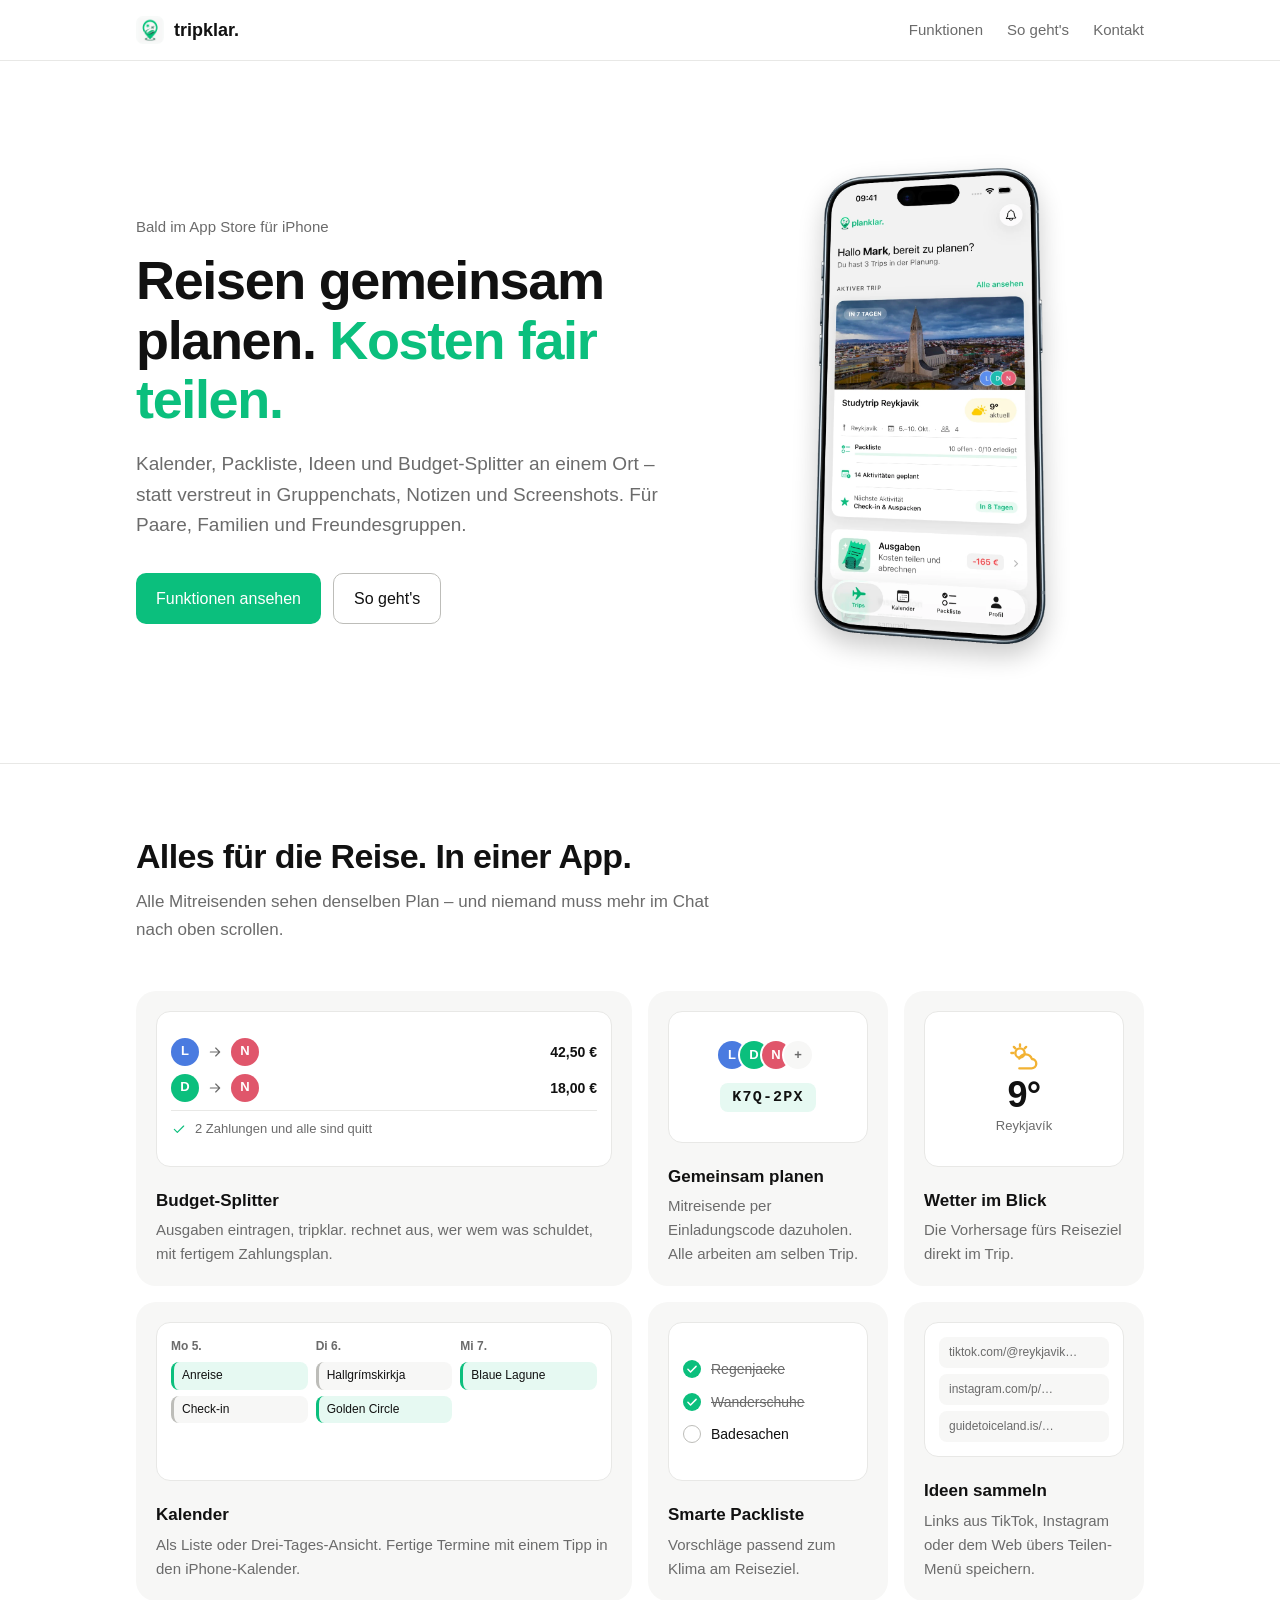
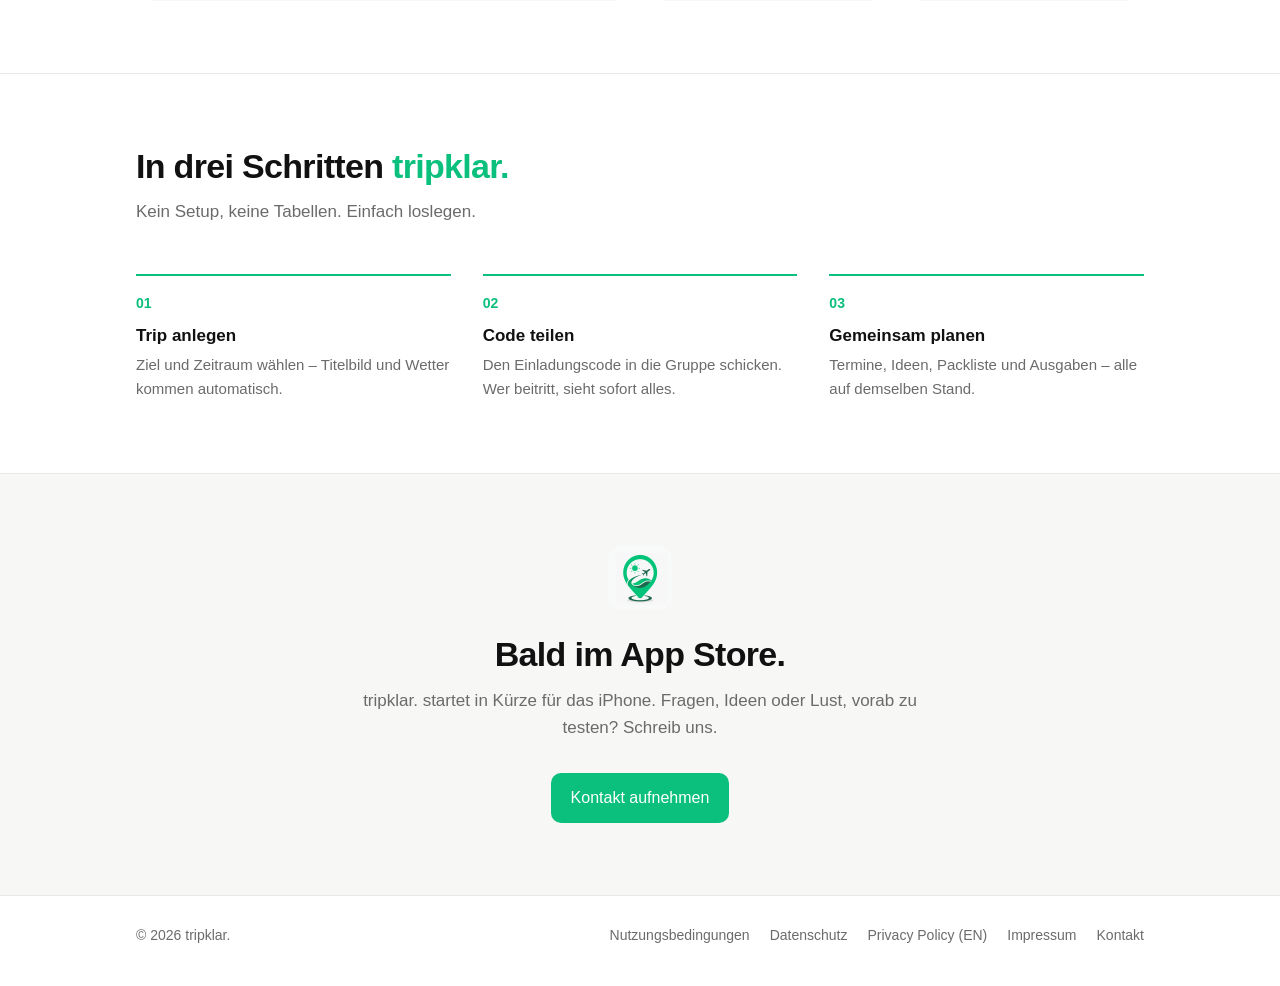
<file: index.html>
<!doctype html>
<html lang="de">
<head>
  <meta charset="utf-8">
  <meta name="viewport" content="width=device-width, initial-scale=1">
  <title>tripklar. – Reisen gemeinsam planen</title>
  <meta name="description" content="tripklar. ist der Reiseplaner für Paare, Familien und Freundesgruppen: Kalender, Packliste, Ideen und Budget-Splitter an einem Ort.">
  <meta name="theme-color" content="#FFFFFF">
  <meta property="og:title" content="tripklar. – Reisen gemeinsam planen">
  <meta property="og:description" content="Kalender, Packliste, Ideen und Budget-Splitter an einem Ort – statt verstreut im Gruppenchat.">
  <meta property="og:image" content="https://tripklar.app/assets/hero-mockup.png">
  <meta property="og:url" content="https://tripklar.app/">
  <link rel="canonical" href="https://tripklar.app/">
  <link rel="icon" type="image/png" href="assets/favicon.png">
  <link rel="apple-touch-icon" href="assets/apple-touch-icon.png">
  <link rel="stylesheet" href="style.css">
</head>
<body>

<header class="site-header">
  <div class="wrap">
    <a class="brand" href="./"><img src="assets/logo.png" alt="">tripklar.</a>
    <nav>
      <a class="optional" href="#funktionen">Funktionen</a>
      <a class="optional" href="#so-gehts">So geht's</a>
      <a href="#start">Kontakt</a>
    </nav>
  </div>
</header>

<main>

  <section class="hero">
    <div class="wrap">
      <div>
        <span class="eyebrow">Bald im App Store für iPhone</span>
        <h1>Reisen gemeinsam planen. <span>Kosten fair teilen.</span></h1>
        <p class="lead">Kalender, Packliste, Ideen und Budget-Splitter an einem Ort – statt verstreut in Gruppenchats, Notizen und Screenshots. Für Paare, Familien und Freundesgruppen.</p>
        <div class="cta-row">
          <!-- Zum Launch: primären Button durch den App-Store-Link ersetzen. -->
          <a class="btn btn-primary" href="#funktionen">Funktionen ansehen</a>
          <a class="btn btn-ghost" href="#so-gehts">So geht's</a>
        </div>
      </div>

      <!-- Mockup from shots.so (transparent background). WebP for size,
           PNG for browsers without WebP support. -->
      <div class="hero-mockup">
        <picture>
          <source srcset="assets/hero-mockup.webp" type="image/webp">
          <img src="assets/hero-mockup.png" width="955" height="1724"
               alt="Die Startseite von tripklar. mit dem nächsten Trip, Wetter, Packliste und Ausgaben">
        </picture>
      </div>
    </div>
  </section>

  <section id="funktionen">
    <div class="wrap">
      <h2 class="section-title">Alles für die Reise. In einer App.</h2>
      <p class="section-lead">Alle Mitreisenden sehen denselben Plan – und niemand muss mehr im Chat nach oben scrollen.</p>

      <div class="bento">
        <article class="tile wide">
          <div class="demo settle" aria-hidden="true">
            <div class="row"><span class="av" style="--c:#4A7BE0">L</span><svg class="i" viewBox="0 0 24 24"><path d="M5 12h14M13 6l6 6-6 6"/></svg><span class="av" style="--c:#E0566B">N</span><span class="amt">42,50 €</span></div>
            <div class="row"><span class="av" style="--c:#0BBF7D">D</span><svg class="i" viewBox="0 0 24 24"><path d="M5 12h14M13 6l6 6-6 6"/></svg><span class="av" style="--c:#E0566B">N</span><span class="amt">18,00 €</span></div>
            <div class="row done"><svg class="i" viewBox="0 0 24 24"><path d="M5 12.5l4.5 4.5L19 7.5"/></svg>2 Zahlungen und alle sind quitt</div>
          </div>
          <h3>Budget-Splitter</h3>
          <p>Ausgaben eintragen, tripklar. rechnet aus, wer wem was schuldet, mit fertigem Zahlungsplan.</p>
        </article>
        <article class="tile">
          <div class="demo invite" aria-hidden="true">
            <div class="avs"><span class="av" style="--c:#4A7BE0">L</span><span class="av" style="--c:#0BBF7D">D</span><span class="av" style="--c:#E0566B">N</span><span class="av add">+</span></div>
            <code>K7Q-2PX</code>
          </div>
          <h3>Gemeinsam planen</h3>
          <p>Mitreisende per Einladungscode dazuholen. Alle arbeiten am selben Trip.</p>
        </article>
        <article class="tile">
          <div class="demo weather" aria-hidden="true">
            <svg class="i" viewBox="0 0 24 24"><circle cx="9" cy="9" r="3.5"/><path d="M9 2.5v1.5M2.5 9H4M4.4 4.4l1.1 1.1M13.6 4.4l-1.1 1.1"/><path d="M8.5 20.5h9a3.5 3.5 0 0 0 .4-7 5 5 0 0 0-9.4-.3"/></svg>
            <span class="temp">9°</span>
            <span class="place">Reykjavík</span>
          </div>
          <h3>Wetter im Blick</h3>
          <p>Die Vorhersage fürs Reiseziel direkt im Trip.</p>
        </article>
        <article class="tile wide">
          <div class="demo cal" aria-hidden="true">
            <div class="day"><b>Mo 5.</b><span class="ev">Anreise</span><span class="ev soft">Check-in</span></div>
            <div class="day"><b>Di 6.</b><span class="ev soft">Hallgrímskirkja</span><span class="ev">Golden Circle</span></div>
            <div class="day"><b>Mi 7.</b><span class="ev">Blaue Lagune</span></div>
          </div>
          <h3>Kalender</h3>
          <p>Als Liste oder Drei-Tages-Ansicht. Fertige Termine mit einem Tipp in den iPhone-Kalender.</p>
        </article>
        <article class="tile">
          <div class="demo pack" aria-hidden="true">
            <div class="on"><svg class="i" viewBox="0 0 24 24"><path d="M5 12.5l4.5 4.5L19 7.5"/></svg>Regenjacke</div>
            <div class="on"><svg class="i" viewBox="0 0 24 24"><path d="M5 12.5l4.5 4.5L19 7.5"/></svg>Wanderschuhe</div>
            <div><span class="box"></span>Badesachen</div>
          </div>
          <h3>Smarte Packliste</h3>
          <p>Vorschläge passend zum Klima am Reiseziel.</p>
        </article>
        <article class="tile">
          <div class="demo links" aria-hidden="true">
            <span>tiktok.com/@reykjavik…</span>
            <span>instagram.com/p/…</span>
            <span>guidetoiceland.is/…</span>
          </div>
          <h3>Ideen sammeln</h3>
          <p>Links aus TikTok, Instagram oder dem Web übers Teilen-Menü speichern.</p>
        </article>
      </div>
    </div>
  </section>

  <section id="so-gehts">
    <div class="wrap">
      <h2 class="section-title">In drei Schritten <span class="accent">tripklar.</span></h2>
      <p class="section-lead">Kein Setup, keine Tabellen. Einfach loslegen.</p>
      <div class="steps">
        <div class="step"><h3>Trip anlegen</h3><p>Ziel und Zeitraum wählen – Titelbild und Wetter kommen automatisch.</p></div>
        <div class="step"><h3>Code teilen</h3><p>Den Einladungscode in die Gruppe schicken. Wer beitritt, sieht sofort alles.</p></div>
        <div class="step"><h3>Gemeinsam planen</h3><p>Termine, Ideen, Packliste und Ausgaben – alle auf demselben Stand.</p></div>
      </div>
    </div>
  </section>

  <section id="start" class="cta-final">
    <div class="wrap narrow">
      <img src="assets/logo.png" alt="" width="64" height="64">
      <h2 class="section-title">Bald im App Store.</h2>
      <p class="section-lead">tripklar. startet in Kürze für das iPhone. Fragen, Ideen oder Lust, vorab zu testen? Schreib uns.</p>
      <a class="btn btn-primary" href="mailto:info@tripklar.app?subject=tripklar.">Kontakt aufnehmen</a>
    </div>
  </section>

</main>

<footer class="site-footer">
  <div class="wrap">
    <span>© 2026 tripklar.</span>
    <nav>
      <a href="nutzungsbedingungen.html">Nutzungsbedingungen</a>
      <a href="datenschutz.html">Datenschutz</a>
      <a href="privacy.html">Privacy Policy (EN)</a>
      <a href="impressum.html">Impressum</a>
      <a href="mailto:info@tripklar.app">Kontakt</a>
    </nav>
  </div>
</footer>

</body>
</html>
</file>
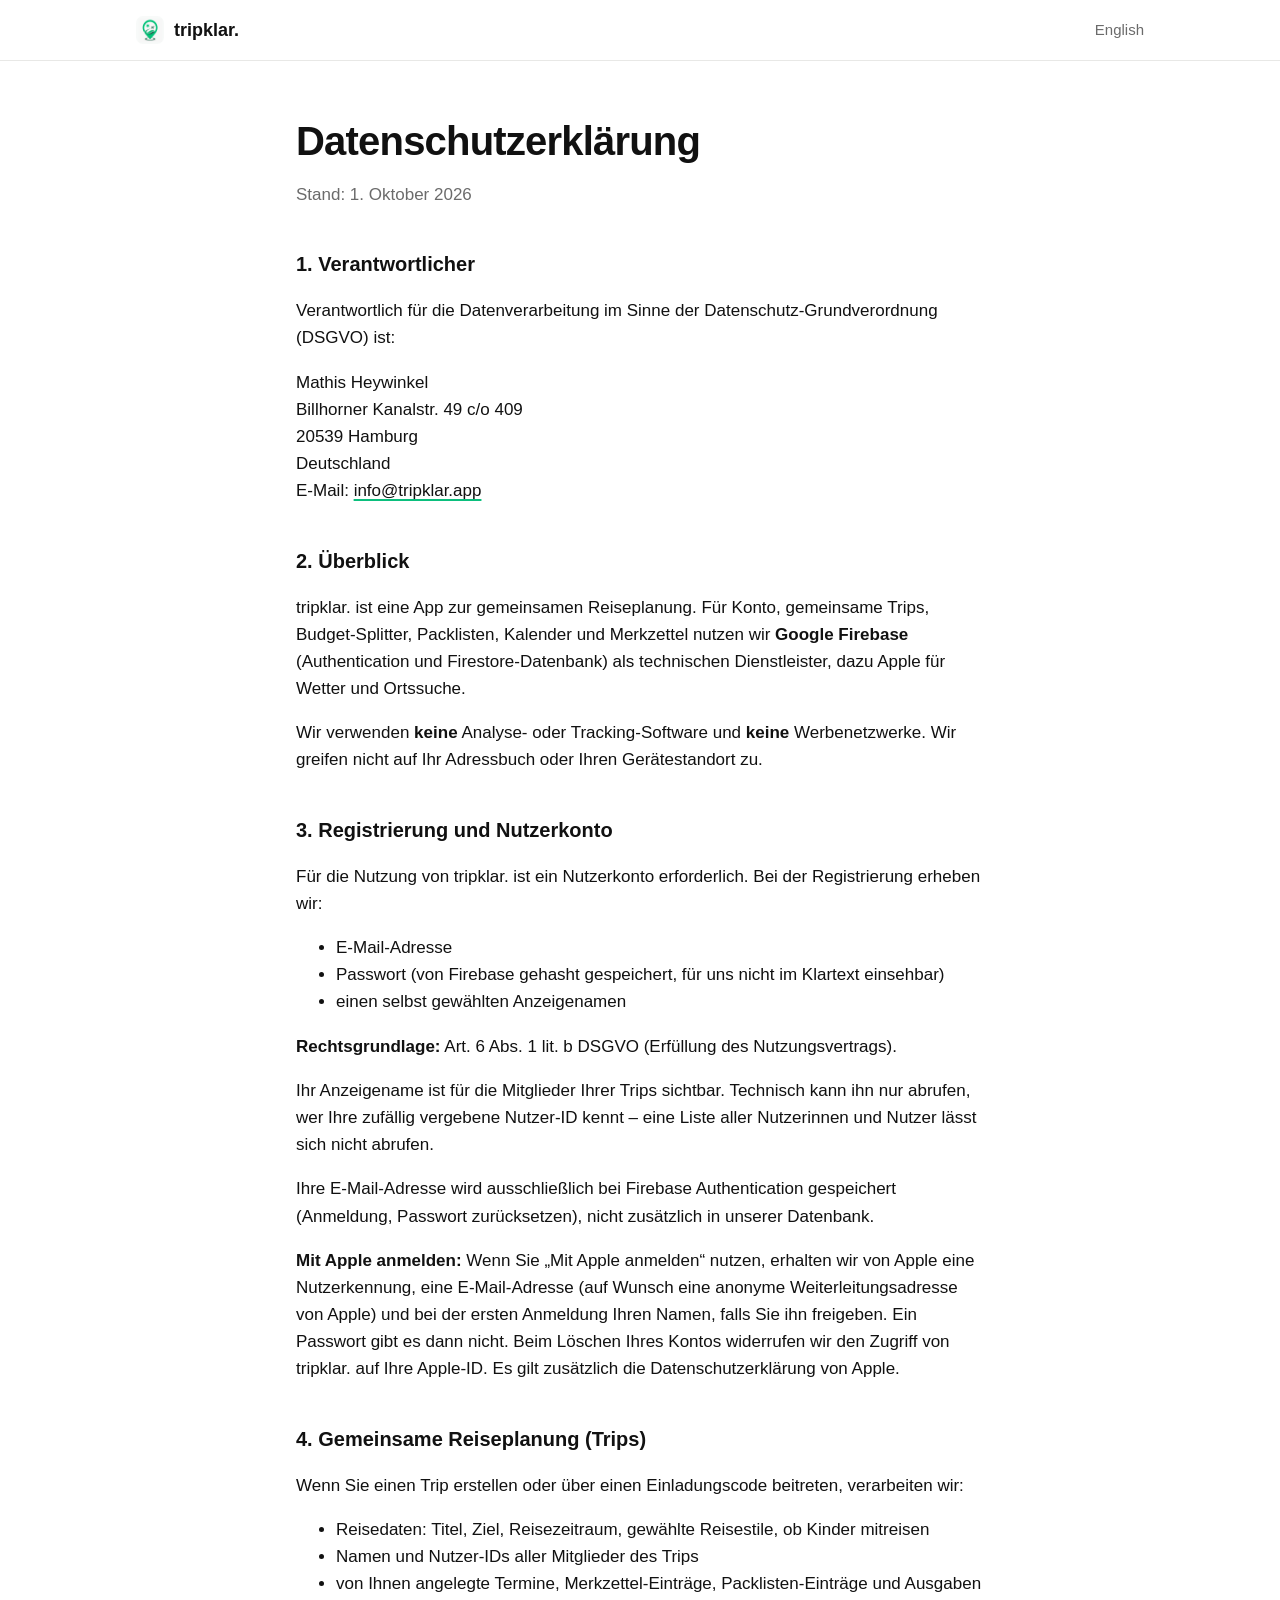
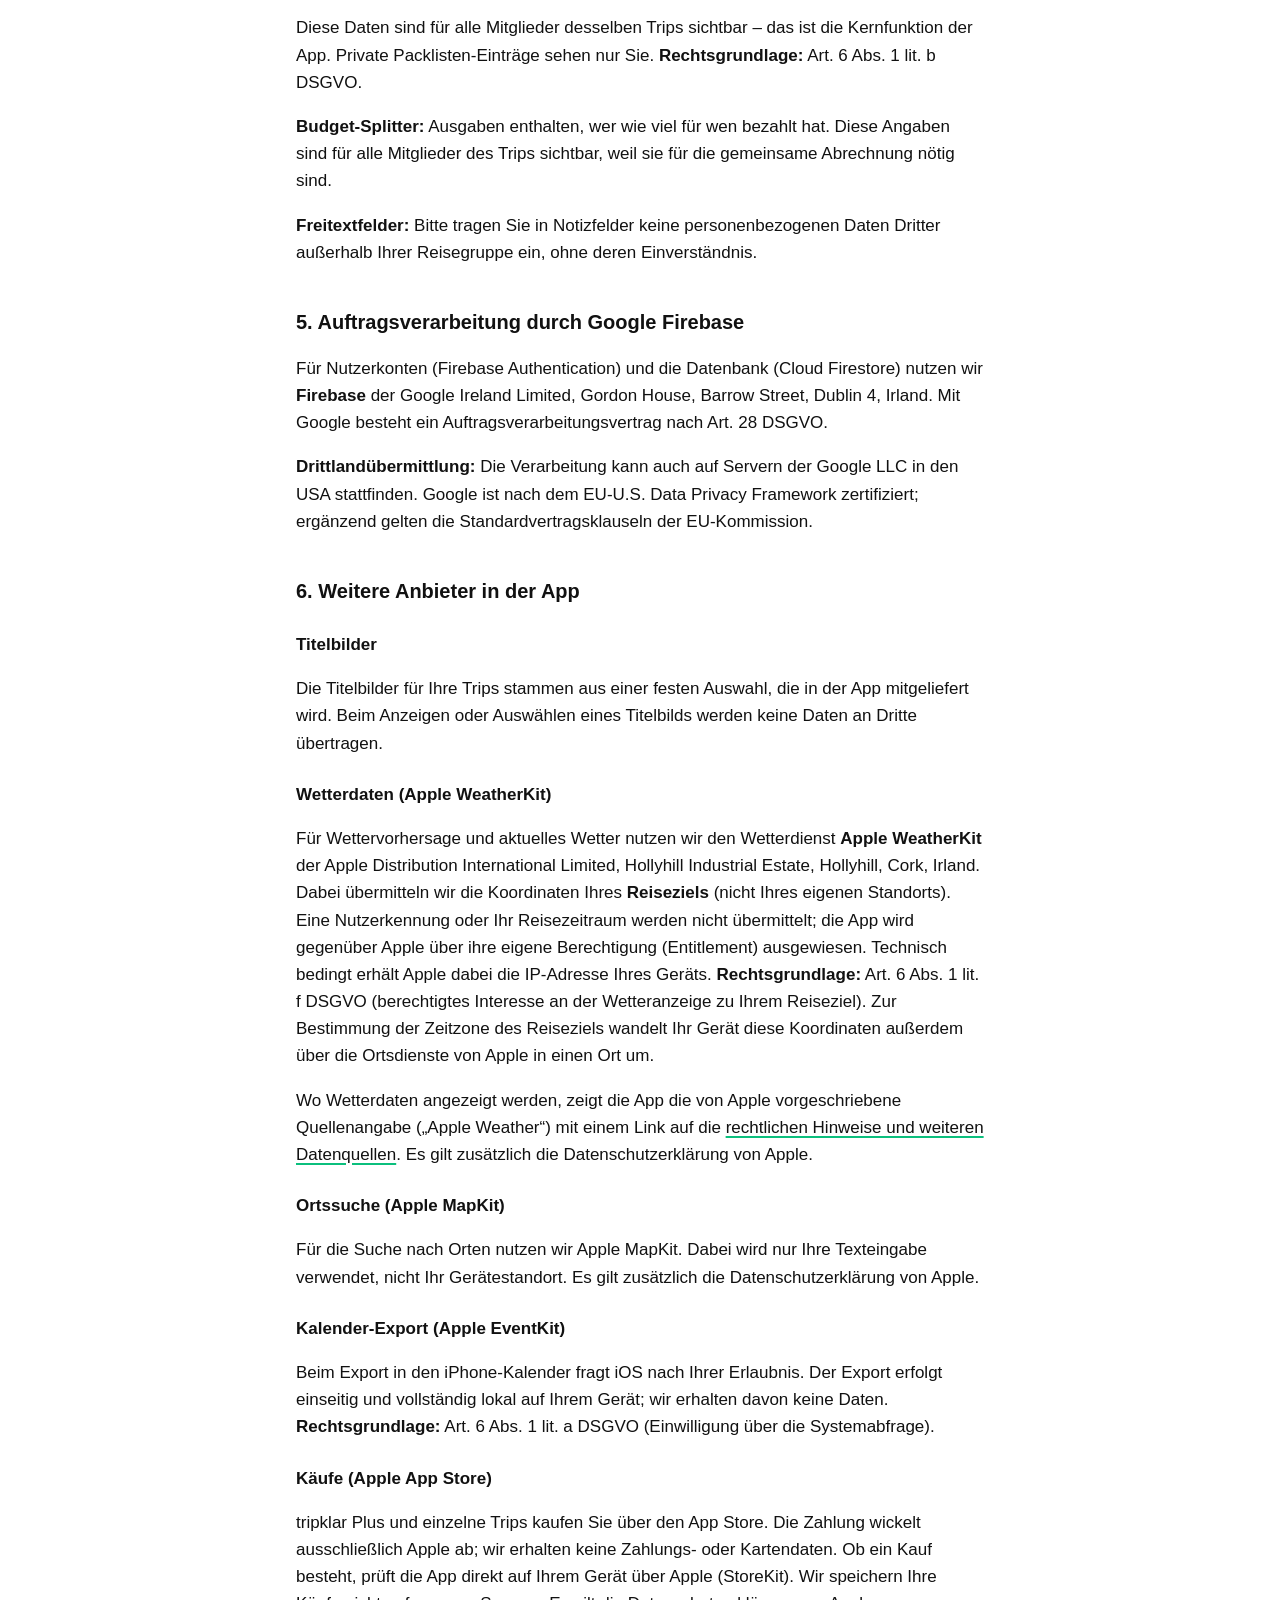
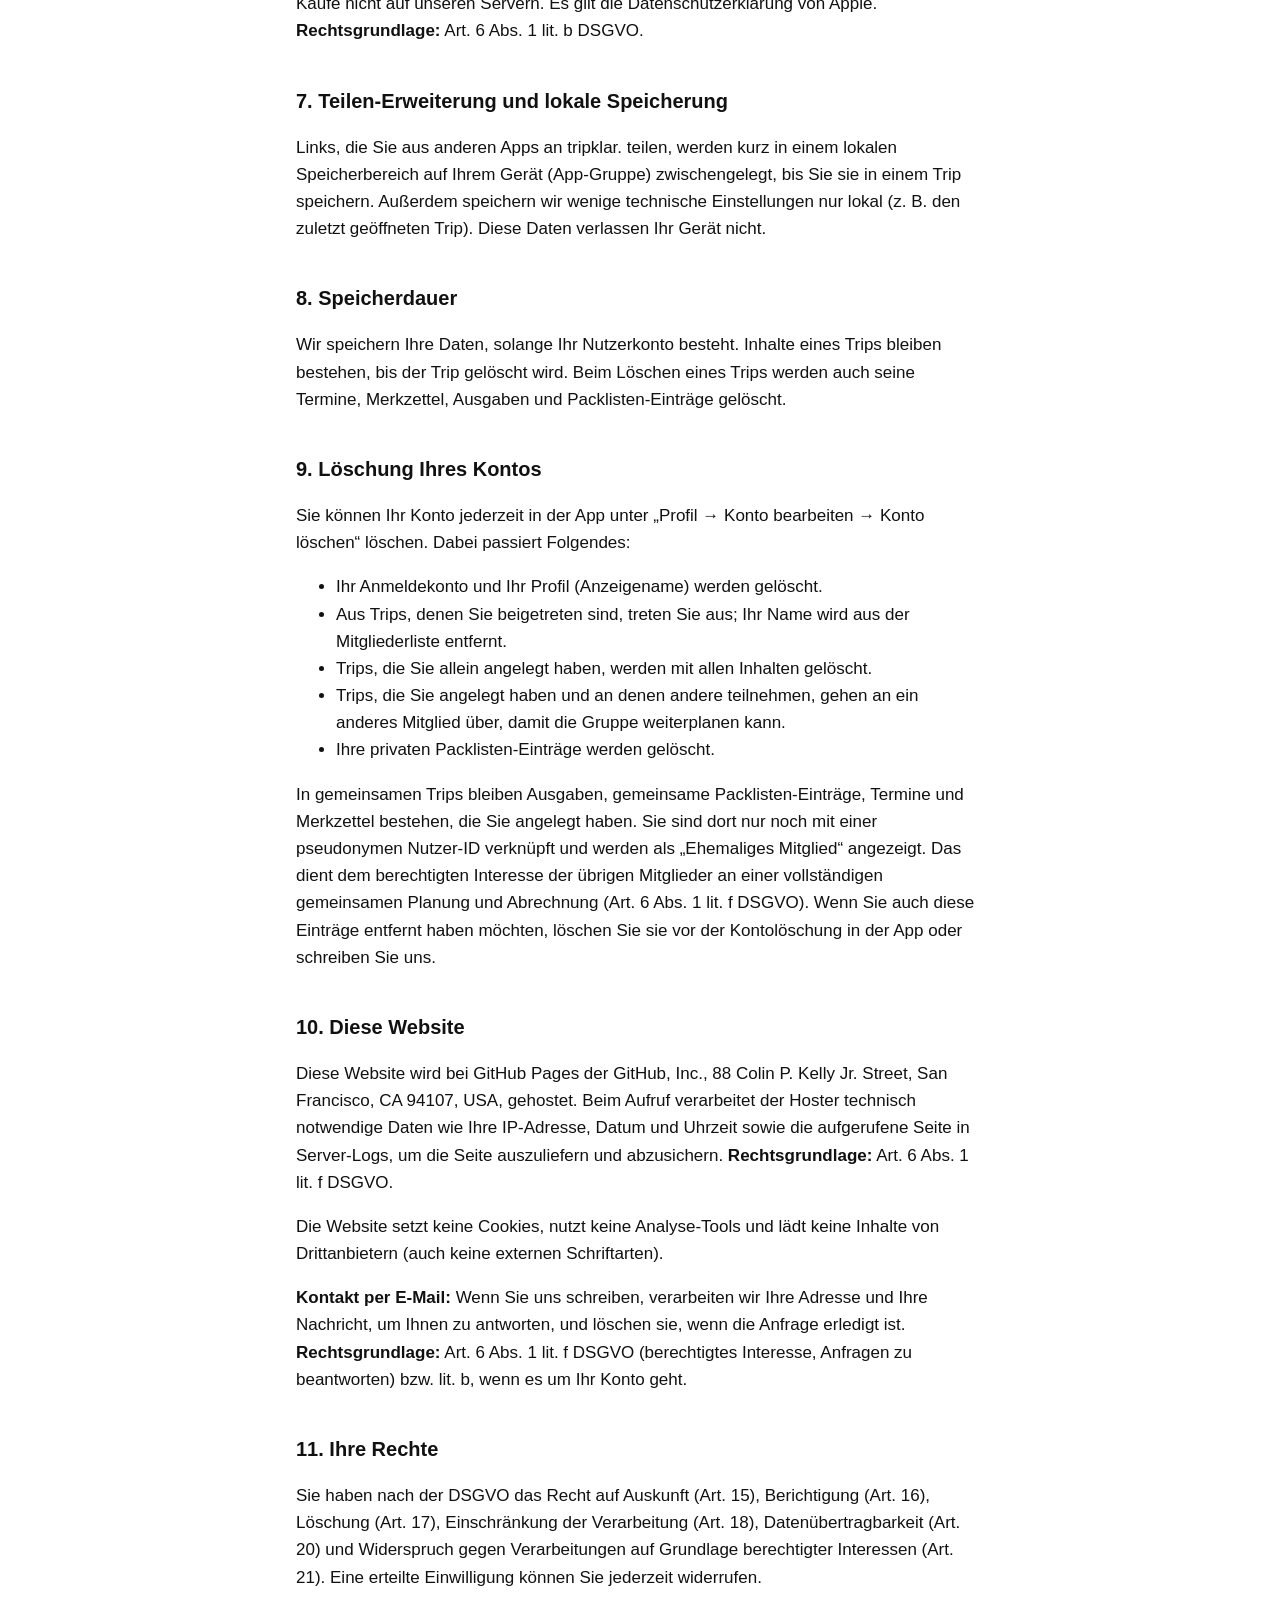
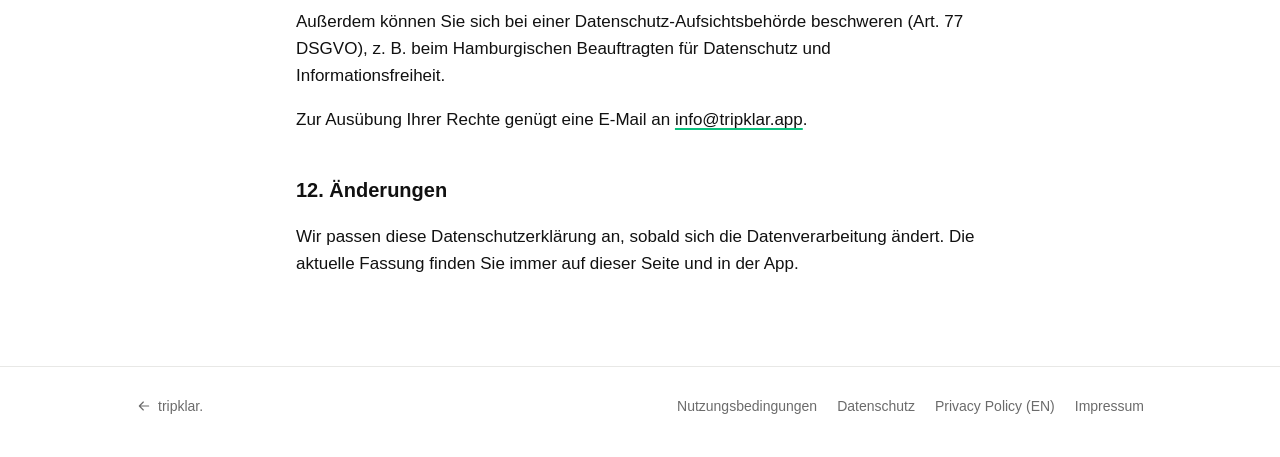
<file: datenschutz.html>
<!doctype html>
<html lang="de">
<head>
  <meta charset="utf-8">
  <meta name="viewport" content="width=device-width, initial-scale=1">
  <title>Datenschutzerklärung – tripklar.</title>
  <meta name="theme-color" content="#FFFFFF">
  <link rel="icon" type="image/png" href="assets/favicon.png">
  <link rel="apple-touch-icon" href="assets/apple-touch-icon.png">
  <link rel="stylesheet" href="style.css">
</head>
<body>

<!--
  ENTWURF, KEINE RECHTSBERATUNG. Quelle: docs/legal/datenschutzerklaerung-de.md,
  angepasst an die vollständige Account-Löschung (TripService.removeAccountData)
  und um den Abschnitt zur Website ergänzt. Stand 1.10.2026: Pexels-Live-Suche
  entfernt (Titelbilder sind jetzt in der App gebündelt), Open-Meteo durch Apple
  WeatherKit ersetzt. Vor Veröffentlichung:
  - alle gelb markierten Platzhalter ersetzen
  - Google-AVV in der Firebase Console bestätigen, DPF-Status von Google prüfen
  - Altlast: Trips mit alter Pexels-URL im Cover-Feld (siehe Abschnitt 6, Titelbilder)
  - mit einem Generator (eRecht24 o. ä.) oder anwaltlich gegenprüfen
  - privacy.html (EN) inhaltlich synchron halten
-->

<header class="site-header">
  <div class="wrap">
    <a class="brand" href="./"><img src="assets/logo.png" alt="">tripklar.</a>
    <nav><a href="privacy.html">English</a></nav>
  </div>
</header>

<main class="legal">
  <div class="wrap narrow">
    <h1>Datenschutzerklärung</h1>
    <p class="updated">Stand: 1. Oktober 2026</p>

    <h2>1. Verantwortlicher</h2>
    <p>Verantwortlich für die Datenverarbeitung im Sinne der Datenschutz-Grundverordnung (DSGVO) ist:</p>
    <address>
      Mathis Heywinkel<br>
      Billhorner Kanalstr. 49 c/o 409<br>
      20539 Hamburg<br>
      Deutschland<br>
      E-Mail: <a href="mailto:info@tripklar.app">info@tripklar.app</a>
    </address>

    <h2>2. Überblick</h2>
    <p>tripklar. ist eine App zur gemeinsamen Reiseplanung. Für Konto, gemeinsame Trips, Budget-Splitter, Packlisten, Kalender und Merkzettel nutzen wir <strong>Google Firebase</strong> (Authentication und Firestore-Datenbank) als technischen Dienstleister, dazu Apple für Wetter und Ortssuche.</p>
    <p>Wir verwenden <strong>keine</strong> Analyse- oder Tracking-Software und <strong>keine</strong> Werbenetzwerke. Wir greifen nicht auf Ihr Adressbuch oder Ihren Gerätestandort zu.</p>

    <h2>3. Registrierung und Nutzerkonto</h2>
    <p>Für die Nutzung von tripklar. ist ein Nutzerkonto erforderlich. Bei der Registrierung erheben wir:</p>
    <ul>
      <li>E-Mail-Adresse</li>
      <li>Passwort (von Firebase gehasht gespeichert, für uns nicht im Klartext einsehbar)</li>
      <li>einen selbst gewählten Anzeigenamen</li>
    </ul>
    <p><strong>Rechtsgrundlage:</strong> Art. 6 Abs. 1 lit. b DSGVO (Erfüllung des Nutzungsvertrags).</p>
    <!-- Gilt, sobald die Firestore-Regeln mit "list: if false" für users/{uid} in der
         Firebase Console veröffentlicht sind. -->
    <p>Ihr Anzeigename ist für die Mitglieder Ihrer Trips sichtbar. Technisch kann ihn nur abrufen, wer Ihre zufällig vergebene Nutzer-ID kennt – eine Liste aller Nutzerinnen und Nutzer lässt sich nicht abrufen.</p>
    <p>Ihre E-Mail-Adresse wird ausschließlich bei Firebase Authentication gespeichert (Anmeldung, Passwort zurücksetzen), nicht zusätzlich in unserer Datenbank.</p>
    <p><strong>Mit Apple anmelden:</strong> Wenn Sie „Mit Apple anmelden“ nutzen, erhalten wir von Apple eine Nutzerkennung, eine E-Mail-Adresse (auf Wunsch eine anonyme Weiterleitungsadresse von Apple) und bei der ersten Anmeldung Ihren Namen, falls Sie ihn freigeben. Ein Passwort gibt es dann nicht. Beim Löschen Ihres Kontos widerrufen wir den Zugriff von tripklar. auf Ihre Apple-ID. Es gilt zusätzlich die Datenschutzerklärung von Apple.</p>

    <h2>4. Gemeinsame Reiseplanung (Trips)</h2>
    <p>Wenn Sie einen Trip erstellen oder über einen Einladungscode beitreten, verarbeiten wir:</p>
    <ul>
      <li>Reisedaten: Titel, Ziel, Reisezeitraum, gewählte Reisestile, ob Kinder mitreisen</li>
      <li>Namen und Nutzer-IDs aller Mitglieder des Trips</li>
      <li>von Ihnen angelegte Termine, Merkzettel-Einträge, Packlisten-Einträge und Ausgaben</li>
    </ul>
    <p>Diese Daten sind für alle Mitglieder desselben Trips sichtbar – das ist die Kernfunktion der App. Private Packlisten-Einträge sehen nur Sie. <strong>Rechtsgrundlage:</strong> Art. 6 Abs. 1 lit. b DSGVO.</p>
    <p><strong>Budget-Splitter:</strong> Ausgaben enthalten, wer wie viel für wen bezahlt hat. Diese Angaben sind für alle Mitglieder des Trips sichtbar, weil sie für die gemeinsame Abrechnung nötig sind.</p>
    <p><strong>Freitextfelder:</strong> Bitte tragen Sie in Notizfelder keine personenbezogenen Daten Dritter außerhalb Ihrer Reisegruppe ein, ohne deren Einverständnis.</p>

    <h2>5. Auftragsverarbeitung durch Google Firebase</h2>
    <p>Für Nutzerkonten (Firebase Authentication) und die Datenbank (Cloud Firestore) nutzen wir <strong>Firebase</strong> der Google Ireland Limited, Gordon House, Barrow Street, Dublin 4, Irland. Mit Google besteht ein Auftragsverarbeitungsvertrag nach Art. 28 DSGVO.</p>
    <p><strong>Drittlandübermittlung:</strong> Die Verarbeitung kann auch auf Servern der Google LLC in den USA stattfinden. Google ist nach dem EU-U.S. Data Privacy Framework zertifiziert; ergänzend gelten die Standardvertragsklauseln der EU-Kommission.</p>

    <h2>6. Weitere Anbieter in der App</h2>
    <h3>Titelbilder</h3>
    <!-- Die 20 Auswahl-Bilder liegen im App-Bundle (TripCoverOption.all), stammen ursprünglich von
         Pexels, werden aber lokal geladen: kein Aufruf bei Pexels, keine Datenübermittlung.
         TripCoverImage lädt für ALTE Trips mit "http…"-Cover-URL weiterhin direkt von Pexels. -->
    <p>Die Titelbilder für Ihre Trips stammen aus einer festen Auswahl, die in der App mitgeliefert wird. Beim Anzeigen oder Auswählen eines Titelbilds werden keine Daten an Dritte übertragen.</p>
    <h3>Wetterdaten (Apple WeatherKit)</h3>
    <!-- Verifiziert im Code (WeatherService.swift): Es werden nur die Koordinaten des Reiseziels
         übergeben (CLLocation aus trip.latitude/longitude), keine Nutzer-ID, kein Reisezeitraum;
         die Tagesvorhersage wird komplett geladen und lokal auf den Reisezeitraum gefiltert.
         Zusätzlich reverse-geocodet CLGeocoder die Ziel-Koordinaten (Apple), um die Zeitzone
         des Ziels zu bestimmen. -->
    <p>Für Wettervorhersage und aktuelles Wetter nutzen wir den Wetterdienst <strong>Apple WeatherKit</strong> der Apple Distribution International Limited, Hollyhill Industrial Estate, Hollyhill, Cork, Irland. Dabei übermitteln wir die Koordinaten Ihres <strong>Reiseziels</strong> (nicht Ihres eigenen Standorts). Eine Nutzerkennung oder Ihr Reisezeitraum werden nicht übermittelt; die App wird gegenüber Apple über ihre eigene Berechtigung (Entitlement) ausgewiesen. Technisch bedingt erhält Apple dabei die IP-Adresse Ihres Geräts. <strong>Rechtsgrundlage:</strong> Art. 6 Abs. 1 lit. f DSGVO (berechtigtes Interesse an der Wetteranzeige zu Ihrem Reiseziel). Zur Bestimmung der Zeitzone des Reiseziels wandelt Ihr Gerät diese Koordinaten außerdem über die Ortsdienste von Apple in einen Ort um.</p>
    <p>Wo Wetterdaten angezeigt werden, zeigt die App die von Apple vorgeschriebene Quellenangabe („Apple Weather“) mit einem Link auf die <a href="https://weatherkit.apple.com/legal-attribution.html">rechtlichen Hinweise und weiteren Datenquellen</a>. Es gilt zusätzlich die Datenschutzerklärung von Apple.</p>
    <h3>Ortssuche (Apple MapKit)</h3>
    <p>Für die Suche nach Orten nutzen wir Apple MapKit. Dabei wird nur Ihre Texteingabe verwendet, nicht Ihr Gerätestandort. Es gilt zusätzlich die Datenschutzerklärung von Apple.</p>
    <h3>Kalender-Export (Apple EventKit)</h3>
    <p>Beim Export in den iPhone-Kalender fragt iOS nach Ihrer Erlaubnis. Der Export erfolgt einseitig und vollständig lokal auf Ihrem Gerät; wir erhalten davon keine Daten. <strong>Rechtsgrundlage:</strong> Art. 6 Abs. 1 lit. a DSGVO (Einwilligung über die Systemabfrage).</p>

    <h3>Käufe (Apple App Store)</h3>
    <p>tripklar Plus und einzelne Trips kaufen Sie über den App Store. Die Zahlung wickelt ausschließlich Apple ab; wir erhalten keine Zahlungs- oder Kartendaten. Ob ein Kauf besteht, prüft die App direkt auf Ihrem Gerät über Apple (StoreKit). Wir speichern Ihre Käufe nicht auf unseren Servern. Es gilt die Datenschutzerklärung von Apple. <strong>Rechtsgrundlage:</strong> Art. 6 Abs. 1 lit. b DSGVO.</p>

    <h2>7. Teilen-Erweiterung und lokale Speicherung</h2>
    <p>Links, die Sie aus anderen Apps an tripklar. teilen, werden kurz in einem lokalen Speicherbereich auf Ihrem Gerät (App-Gruppe) zwischengelegt, bis Sie sie in einem Trip speichern. Außerdem speichern wir wenige technische Einstellungen nur lokal (z. B. den zuletzt geöffneten Trip). Diese Daten verlassen Ihr Gerät nicht.</p>

    <h2>8. Speicherdauer</h2>
    <p>Wir speichern Ihre Daten, solange Ihr Nutzerkonto besteht. Inhalte eines Trips bleiben bestehen, bis der Trip gelöscht wird. Beim Löschen eines Trips werden auch seine Termine, Merkzettel, Ausgaben und Packlisten-Einträge gelöscht.</p>

    <h2>9. Löschung Ihres Kontos</h2>
    <p>Sie können Ihr Konto jederzeit in der App unter „Profil → Konto bearbeiten → Konto löschen“ löschen. Dabei passiert Folgendes:</p>
    <ul>
      <li>Ihr Anmeldekonto und Ihr Profil (Anzeigename) werden gelöscht.</li>
      <li>Aus Trips, denen Sie beigetreten sind, treten Sie aus; Ihr Name wird aus der Mitgliederliste entfernt.</li>
      <li>Trips, die Sie allein angelegt haben, werden mit allen Inhalten gelöscht.</li>
      <li>Trips, die Sie angelegt haben und an denen andere teilnehmen, gehen an ein anderes Mitglied über, damit die Gruppe weiterplanen kann.</li>
      <li>Ihre privaten Packlisten-Einträge werden gelöscht.</li>
    </ul>
    <p>In gemeinsamen Trips bleiben Ausgaben, gemeinsame Packlisten-Einträge, Termine und Merkzettel bestehen, die Sie angelegt haben. Sie sind dort nur noch mit einer pseudonymen Nutzer-ID verknüpft und werden als „Ehemaliges Mitglied“ angezeigt. Das dient dem berechtigten Interesse der übrigen Mitglieder an einer vollständigen gemeinsamen Planung und Abrechnung (Art. 6 Abs. 1 lit. f DSGVO). Wenn Sie auch diese Einträge entfernt haben möchten, löschen Sie sie vor der Kontolöschung in der App oder schreiben Sie uns.</p>

    <h2>10. Diese Website</h2>
    <p>Diese Website wird bei GitHub Pages der GitHub, Inc., 88 Colin P. Kelly Jr. Street, San Francisco, CA 94107, USA, gehostet. Beim Aufruf verarbeitet der Hoster technisch notwendige Daten wie Ihre IP-Adresse, Datum und Uhrzeit sowie die aufgerufene Seite in Server-Logs, um die Seite auszuliefern und abzusichern. <strong>Rechtsgrundlage:</strong> Art. 6 Abs. 1 lit. f DSGVO.</p>
    <p>Die Website setzt keine Cookies, nutzt keine Analyse-Tools und lädt keine Inhalte von Drittanbietern (auch keine externen Schriftarten).</p>
    <p><strong>Kontakt per E-Mail:</strong> Wenn Sie uns schreiben, verarbeiten wir Ihre Adresse und Ihre Nachricht, um Ihnen zu antworten, und löschen sie, wenn die Anfrage erledigt ist. <strong>Rechtsgrundlage:</strong> Art. 6 Abs. 1 lit. f DSGVO (berechtigtes Interesse, Anfragen zu beantworten) bzw. lit. b, wenn es um Ihr Konto geht.</p>

    <h2>11. Ihre Rechte</h2>
    <p>Sie haben nach der DSGVO das Recht auf Auskunft (Art. 15), Berichtigung (Art. 16), Löschung (Art. 17), Einschränkung der Verarbeitung (Art. 18), Datenübertragbarkeit (Art. 20) und Widerspruch gegen Verarbeitungen auf Grundlage berechtigter Interessen (Art. 21). Eine erteilte Einwilligung können Sie jederzeit widerrufen.</p>
    <p>Außerdem können Sie sich bei einer Datenschutz-Aufsichtsbehörde beschweren (Art. 77 DSGVO), z. B. beim Hamburgischen Beauftragten für Datenschutz und Informationsfreiheit.</p>
    <p>Zur Ausübung Ihrer Rechte genügt eine E-Mail an <a href="mailto:info@tripklar.app">info@tripklar.app</a>.</p>

    <!-- Abschnitt zu Abos (StoreKit) und Partnerlinks (GetYourGuide) erst ergänzen, wenn
         diese Funktionen gebaut sind — Vorlage in docs/legal/datenschutzerklaerung-de.md, Nr. 12.
         Käufe über StoreKit sind oben in Abschnitt 6 bereits beschrieben. -->

    <h2>12. Änderungen</h2>
    <p>Wir passen diese Datenschutzerklärung an, sobald sich die Datenverarbeitung ändert. Die aktuelle Fassung finden Sie immer auf dieser Seite und in der App.</p>
  </div>
</main>

<footer class="site-footer">
  <div class="wrap">
    <a class="back" href="./"><svg class="i" viewBox="0 0 24 24" aria-hidden="true"><path d="M19 12H5M11 6l-6 6 6 6"/></svg>tripklar.</a>
    <nav>
      <a href="nutzungsbedingungen.html">Nutzungsbedingungen</a>
      <a href="datenschutz.html">Datenschutz</a>
      <a href="privacy.html">Privacy Policy (EN)</a>
      <a href="impressum.html">Impressum</a>
    </nav>
  </div>
</footer>

</body>
</html>
</file>
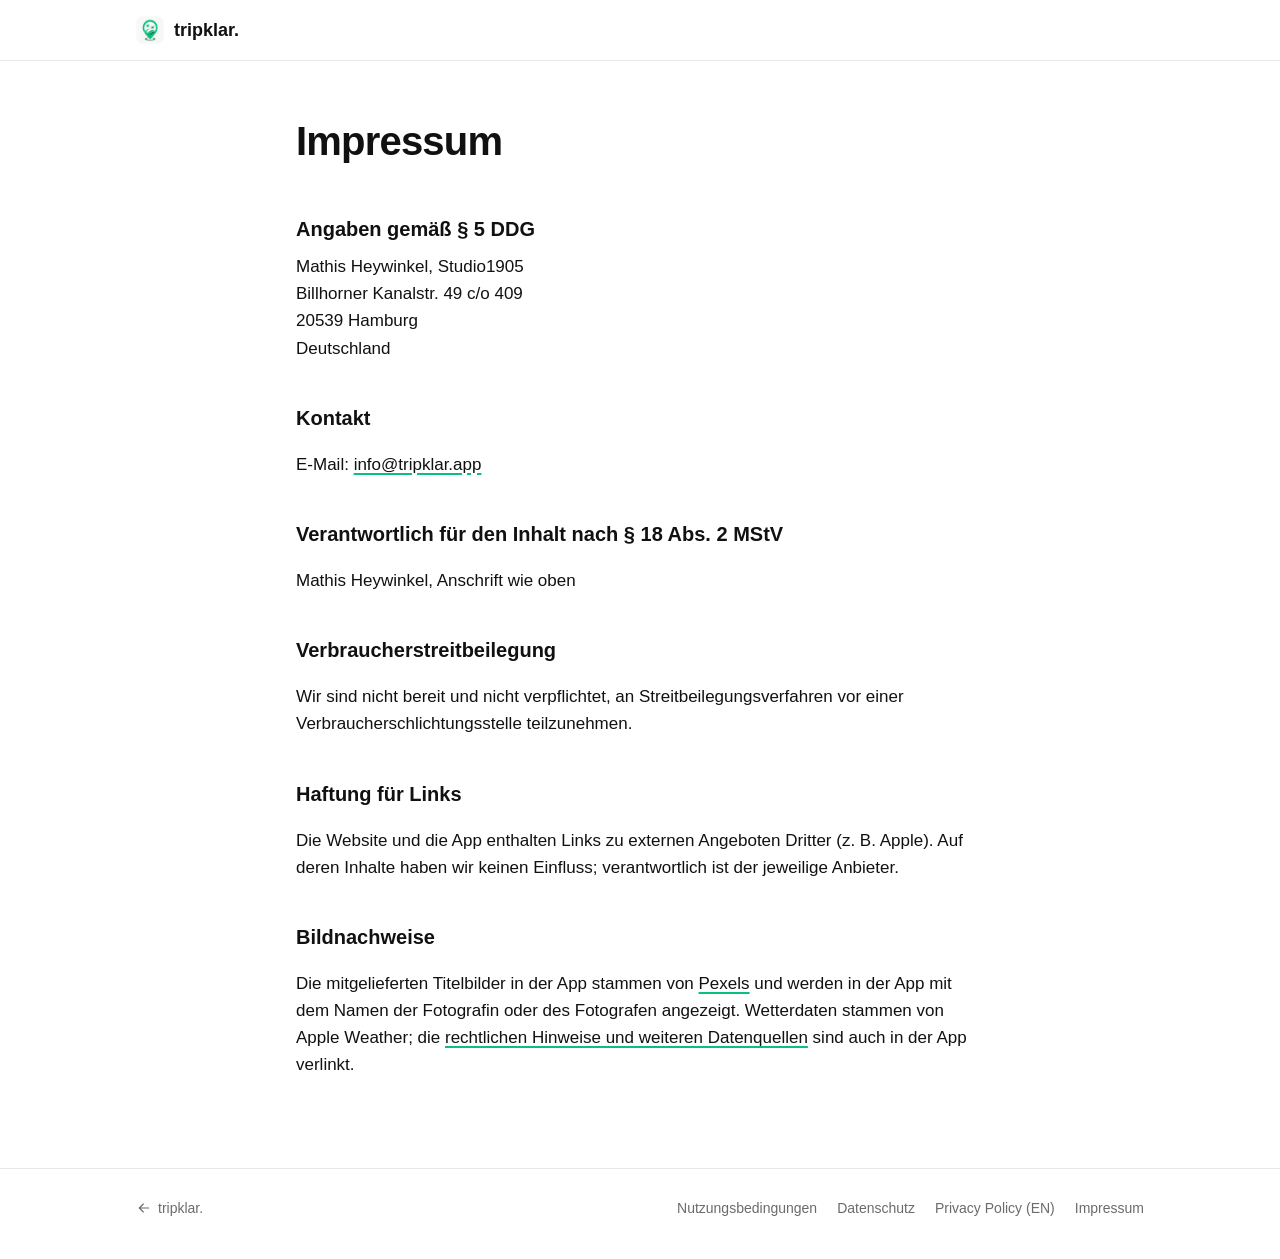
<file: impressum.html>
<!doctype html>
<html lang="de">
<head>
  <meta charset="utf-8">
  <meta name="viewport" content="width=device-width, initial-scale=1">
  <title>Impressum – tripklar.</title>
  <meta name="theme-color" content="#FFFFFF">
  <link rel="icon" type="image/png" href="assets/favicon.png">
  <link rel="apple-touch-icon" href="assets/apple-touch-icon.png">
  <link rel="stylesheet" href="style.css">
</head>
<body>

<!--
  ENTWURF, KEINE RECHTSBERATUNG. Quelle: docs/legal/impressum.md.
  Vor Veröffentlichung Platzhalter ersetzen und klären, ob privat oder gewerblich
  (docs/legal/offene-punkte.md). Bei gewerblichem Betrieb (Abo, Affiliate) ggf. ergänzen:
  USt-IdNr., Angaben zur Verbraucherschlichtung (§ 36 VSBG).
  Stand 1.10.2026: Pexels wird nur noch als Bildquelle der mitgelieferten Titelbilder genannt,
  Open-Meteo durch Apple Weather (WeatherKit) ersetzt.
-->

<header class="site-header">
  <div class="wrap">
    <a class="brand" href="./"><img src="assets/logo.png" alt="">tripklar.</a>
  </div>
</header>

<main class="legal">
  <div class="wrap narrow">
    <h1>Impressum</h1>

    <h2>Angaben gemäß § 5 DDG</h2>
    <address>
      Mathis Heywinkel, Studio1905<br>
      Billhorner Kanalstr. 49 c/o 409<br>
      20539 Hamburg<br>
      Deutschland
    </address>

    <h2>Kontakt</h2>
    <p>E-Mail: <a href="mailto:info@tripklar.app">info@tripklar.app</a></p>

    <h2>Verantwortlich für den Inhalt nach § 18 Abs. 2 MStV</h2>
    <p>Mathis Heywinkel, Anschrift wie oben</p>

    <h2>Verbraucherstreitbeilegung</h2>
    <p>Wir sind nicht bereit und nicht verpflichtet, an Streitbeilegungsverfahren vor einer Verbraucherschlichtungsstelle teilzunehmen.</p>

    <h2>Haftung für Links</h2>
    <p>Die Website und die App enthalten Links zu externen Angeboten Dritter (z. B. Apple). Auf deren Inhalte haben wir keinen Einfluss; verantwortlich ist der jeweilige Anbieter.</p>

    <h2>Bildnachweise</h2>
    <p>Die mitgelieferten Titelbilder in der App stammen von <a href="https://www.pexels.com">Pexels</a> und werden in der App mit dem Namen der Fotografin oder des Fotografen angezeigt. Wetterdaten stammen von Apple Weather; die <a href="https://weatherkit.apple.com/legal-attribution.html">rechtlichen Hinweise und weiteren Datenquellen</a> sind auch in der App verlinkt.</p>
  </div>
</main>

<footer class="site-footer">
  <div class="wrap">
    <a class="back" href="./"><svg class="i" viewBox="0 0 24 24" aria-hidden="true"><path d="M19 12H5M11 6l-6 6 6 6"/></svg>tripklar.</a>
    <nav>
      <a href="nutzungsbedingungen.html">Nutzungsbedingungen</a>
      <a href="datenschutz.html">Datenschutz</a>
      <a href="privacy.html">Privacy Policy (EN)</a>
      <a href="impressum.html">Impressum</a>
    </nav>
  </div>
</footer>

</body>
</html>
</file>
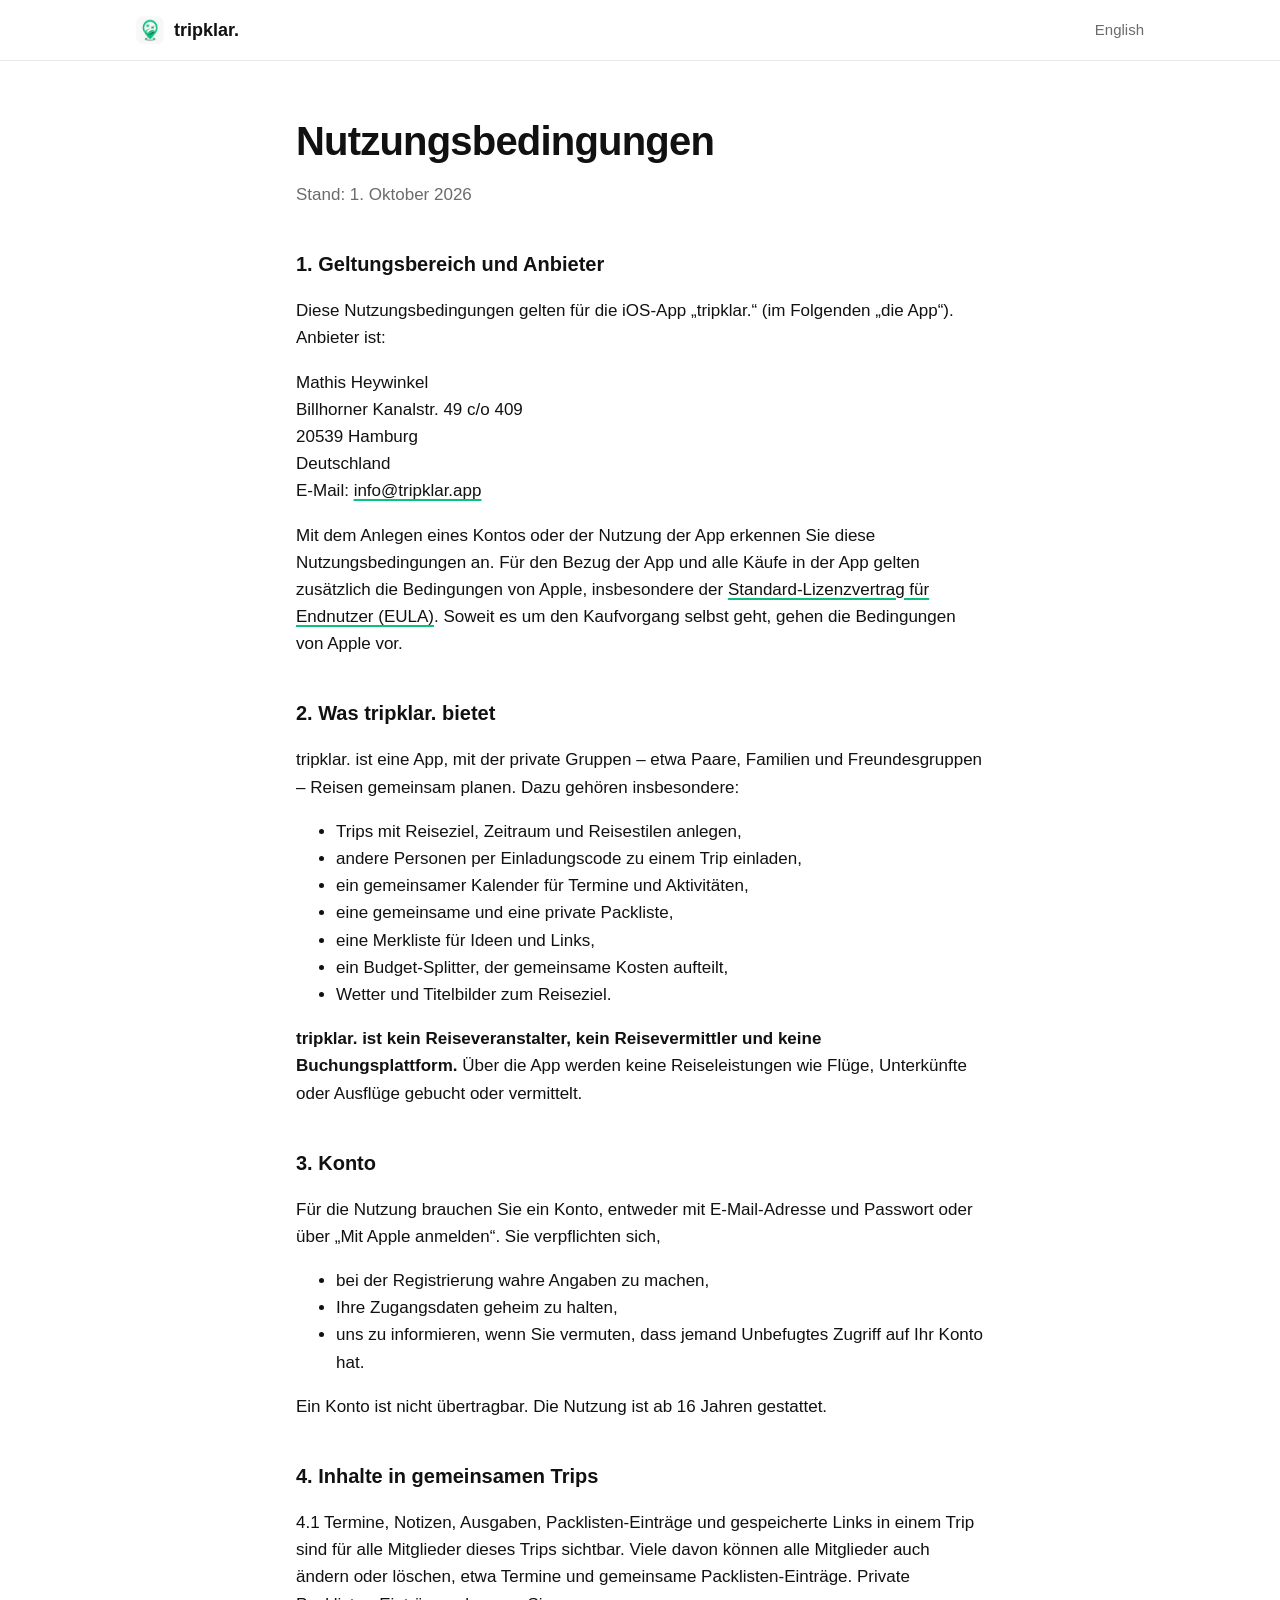
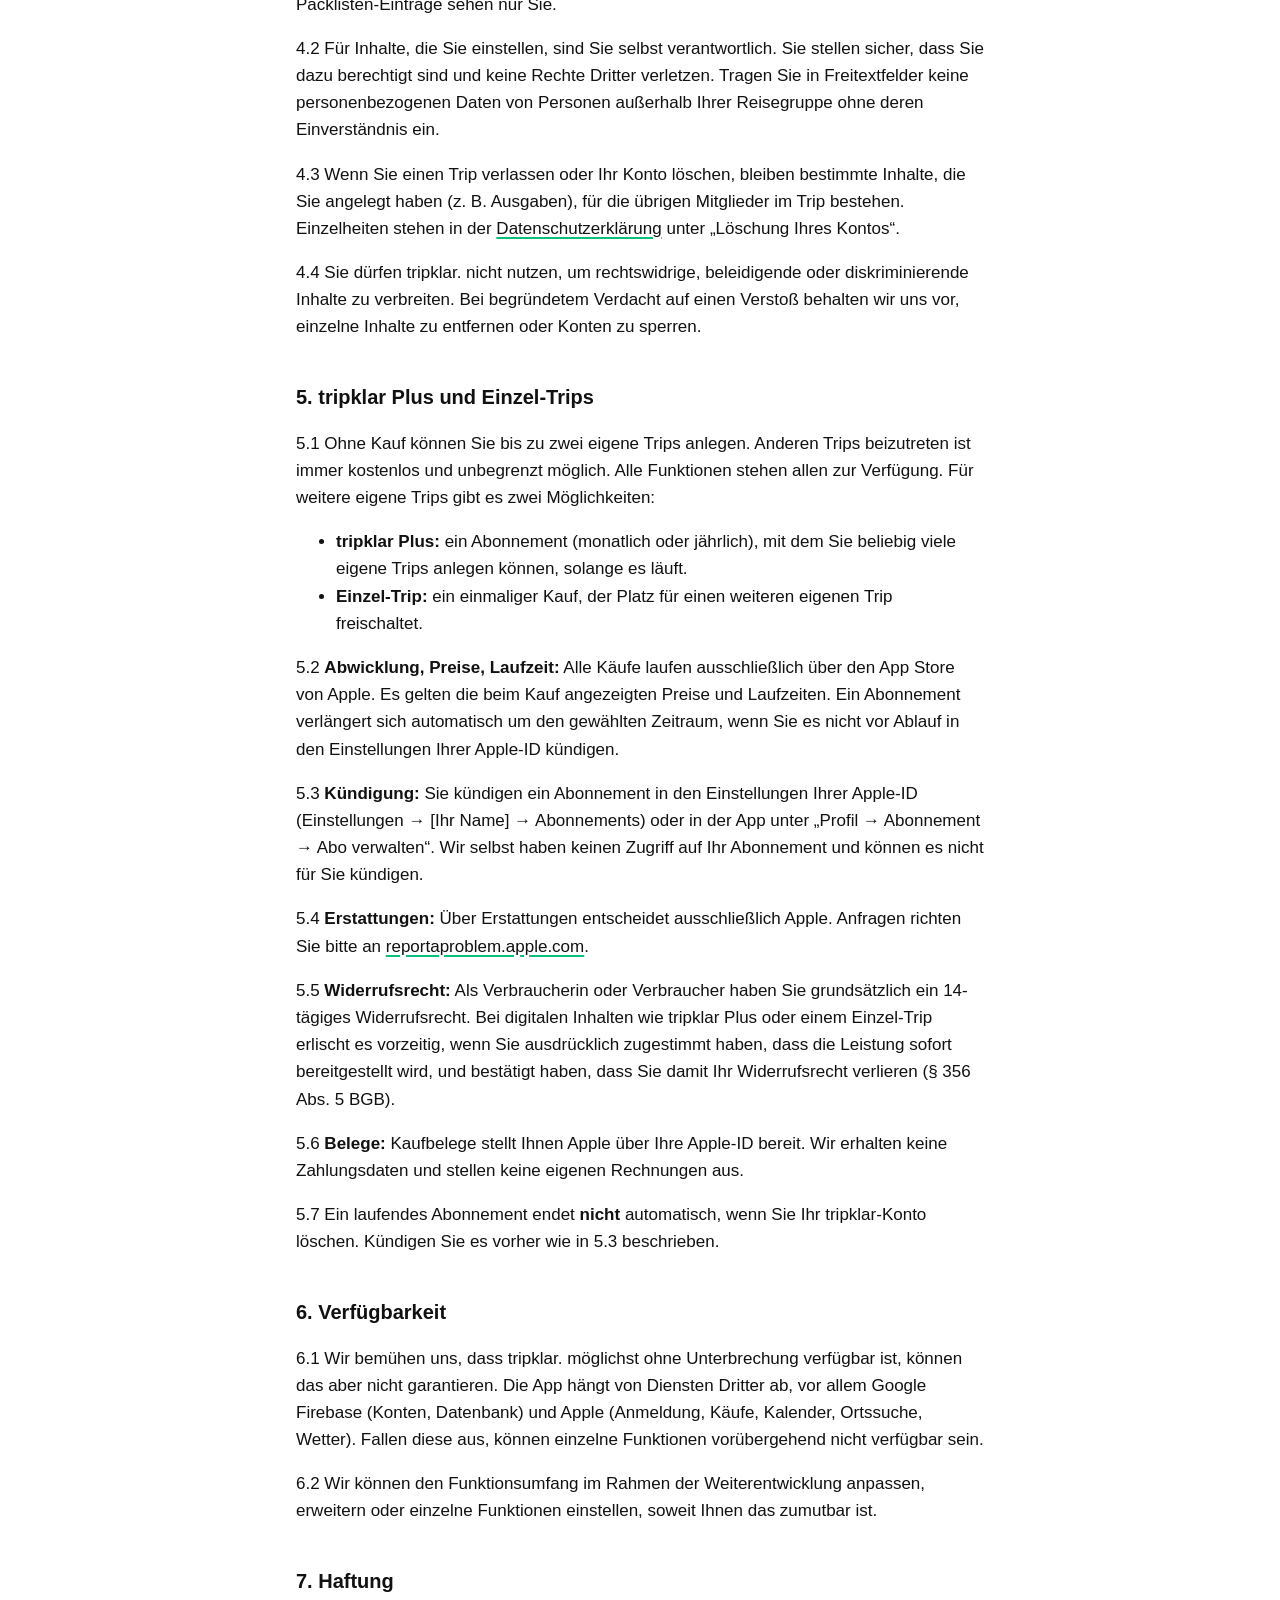
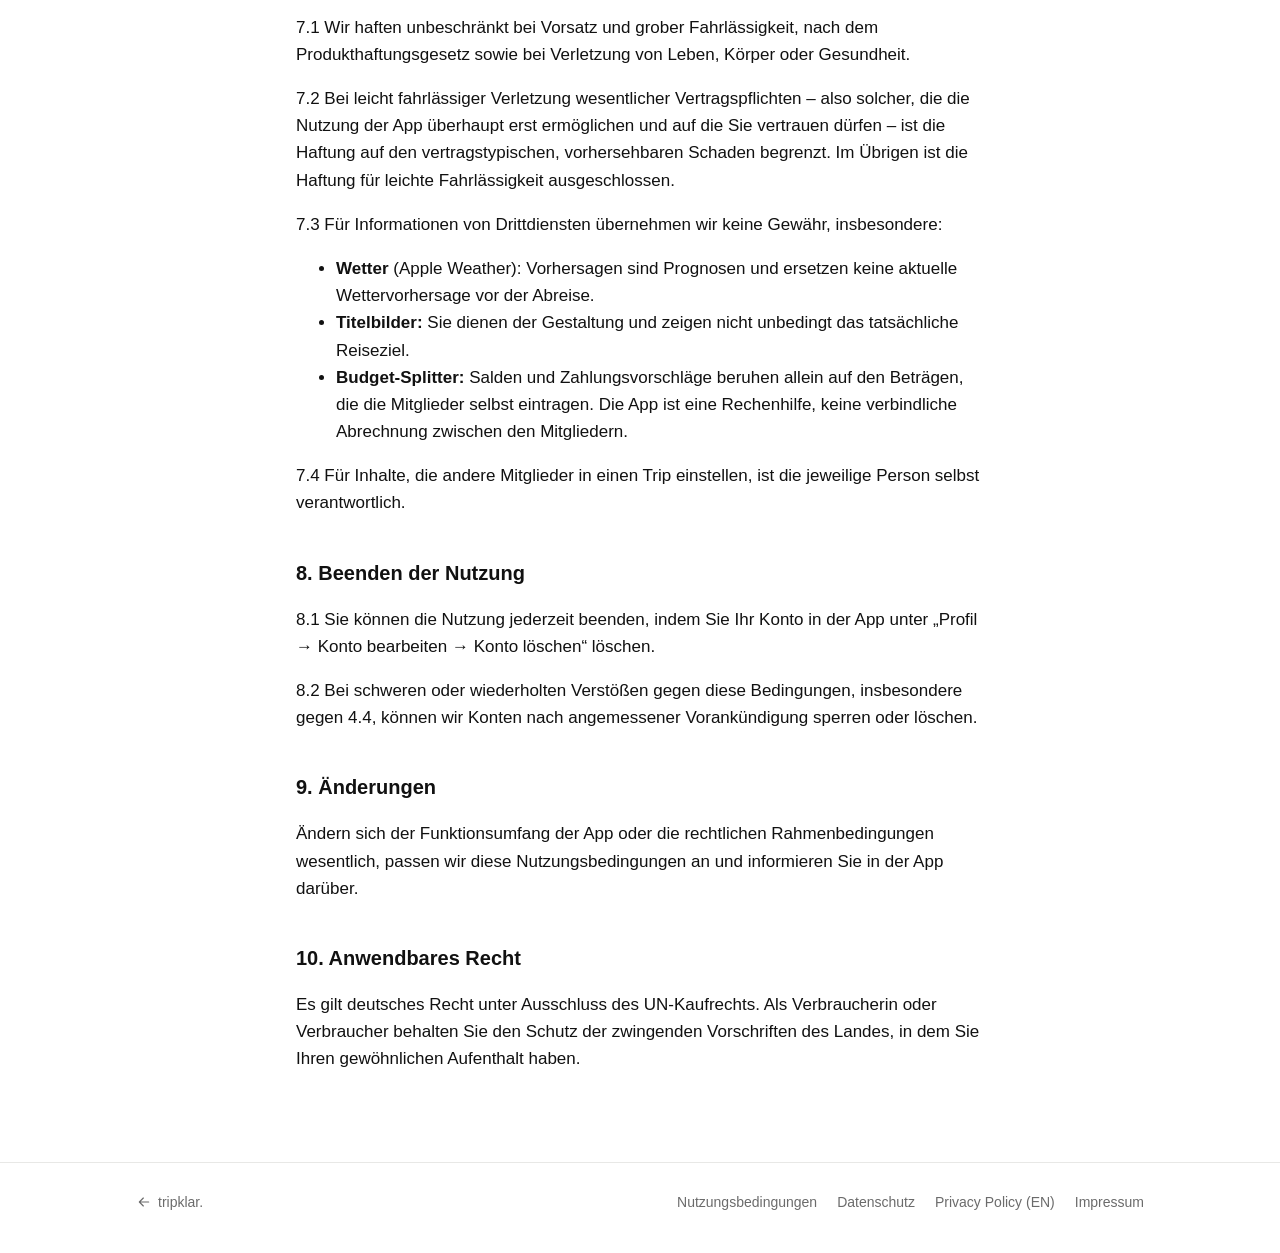
<file: nutzungsbedingungen.html>
<!doctype html>
<html lang="de">
<head>
  <meta charset="utf-8">
  <meta name="viewport" content="width=device-width, initial-scale=1">
  <title>Nutzungsbedingungen – tripklar.</title>
  <meta name="theme-color" content="#FFFFFF">
  <link rel="icon" type="image/png" href="assets/favicon.png">
  <link rel="apple-touch-icon" href="assets/apple-touch-icon.png">
  <link rel="stylesheet" href="style.css">
</head>
<body>

<!--
  ENTWURF, KEINE RECHTSBERATUNG. Quelle: docs/legal/nutzungsbedingungen-de.md im App-Repo.
  Ergänzt Apples Standard-Lizenzvertrag (EULA), ersetzt ihn nicht — in App Store Connect
  bleibt die Standard-EULA ausgewählt. Vor Veröffentlichung:
  - gelb markierte Platzhalter ersetzen (Anbieter, Mindestalter, Datum)
  - 5.5 Widerrufsrecht und 7 Haftung anwaltlich bzw. per AGB-Generator prüfen
  - terms.html (EN) inhaltlich synchron halten
  Abschnitt zu Partnerlinks (GetYourGuide) erst ergänzen, wenn gebaut — Vorlage im Entwurf, Nr. 8.
  Stand 1.10.2026: Pexels und Open-Meteo entfernt, Wetter jetzt Apple WeatherKit.
-->

<header class="site-header">
  <div class="wrap">
    <a class="brand" href="./"><img src="assets/logo.png" alt="">tripklar.</a>
    <nav><a href="terms.html">English</a></nav>
  </div>
</header>

<main class="legal">
  <div class="wrap narrow">
    <h1>Nutzungsbedingungen</h1>
    <p class="updated">Stand: 1. Oktober 2026</p>

    <h2>1. Geltungsbereich und Anbieter</h2>
    <p>Diese Nutzungsbedingungen gelten für die iOS-App „tripklar.“ (im Folgenden „die App“). Anbieter ist:</p>
    <address>
      Mathis Heywinkel<br>
      Billhorner Kanalstr. 49 c/o 409<br>
      20539 Hamburg<br>
      Deutschland<br>
      E-Mail: <a href="mailto:info@tripklar.app">info@tripklar.app</a>
    </address>
    <p>Mit dem Anlegen eines Kontos oder der Nutzung der App erkennen Sie diese Nutzungsbedingungen an. Für den Bezug der App und alle Käufe in der App gelten zusätzlich die Bedingungen von Apple, insbesondere der <a href="https://www.apple.com/legal/internet-services/itunes/dev/stdeula/">Standard-Lizenzvertrag für Endnutzer (EULA)</a>. Soweit es um den Kaufvorgang selbst geht, gehen die Bedingungen von Apple vor.</p>

    <h2>2. Was tripklar. bietet</h2>
    <p>tripklar. ist eine App, mit der private Gruppen – etwa Paare, Familien und Freundesgruppen – Reisen gemeinsam planen. Dazu gehören insbesondere:</p>
    <ul>
      <li>Trips mit Reiseziel, Zeitraum und Reisestilen anlegen,</li>
      <li>andere Personen per Einladungscode zu einem Trip einladen,</li>
      <li>ein gemeinsamer Kalender für Termine und Aktivitäten,</li>
      <li>eine gemeinsame und eine private Packliste,</li>
      <li>eine Merkliste für Ideen und Links,</li>
      <li>ein Budget-Splitter, der gemeinsame Kosten aufteilt,</li>
      <li>Wetter und Titelbilder zum Reiseziel.</li>
    </ul>
    <p><strong>tripklar. ist kein Reiseveranstalter, kein Reisevermittler und keine Buchungsplattform.</strong> Über die App werden keine Reiseleistungen wie Flüge, Unterkünfte oder Ausflüge gebucht oder vermittelt.</p>

    <h2>3. Konto</h2>
    <p>Für die Nutzung brauchen Sie ein Konto, entweder mit E-Mail-Adresse und Passwort oder über „Mit Apple anmelden“. Sie verpflichten sich,</p>
    <ul>
      <li>bei der Registrierung wahre Angaben zu machen,</li>
      <li>Ihre Zugangsdaten geheim zu halten,</li>
      <li>uns zu informieren, wenn Sie vermuten, dass jemand Unbefugtes Zugriff auf Ihr Konto hat.</li>
    </ul>
    <p>Ein Konto ist nicht übertragbar. Die Nutzung ist ab 16 Jahren gestattet.</p>

    <h2>4. Inhalte in gemeinsamen Trips</h2>
    <p>4.1 Termine, Notizen, Ausgaben, Packlisten-Einträge und gespeicherte Links in einem Trip sind für alle Mitglieder dieses Trips sichtbar. Viele davon können alle Mitglieder auch ändern oder löschen, etwa Termine und gemeinsame Packlisten-Einträge. Private Packlisten-Einträge sehen nur Sie.</p>
    <p>4.2 Für Inhalte, die Sie einstellen, sind Sie selbst verantwortlich. Sie stellen sicher, dass Sie dazu berechtigt sind und keine Rechte Dritter verletzen. Tragen Sie in Freitextfelder keine personenbezogenen Daten von Personen außerhalb Ihrer Reisegruppe ohne deren Einverständnis ein.</p>
    <p>4.3 Wenn Sie einen Trip verlassen oder Ihr Konto löschen, bleiben bestimmte Inhalte, die Sie angelegt haben (z. B. Ausgaben), für die übrigen Mitglieder im Trip bestehen. Einzelheiten stehen in der <a href="datenschutz.html">Datenschutzerklärung</a> unter „Löschung Ihres Kontos“.</p>
    <p>4.4 Sie dürfen tripklar. nicht nutzen, um rechtswidrige, beleidigende oder diskriminierende Inhalte zu verbreiten. Bei begründetem Verdacht auf einen Verstoß behalten wir uns vor, einzelne Inhalte zu entfernen oder Konten zu sperren.</p>

    <h2>5. tripklar Plus und Einzel-Trips</h2>
    <p>5.1 Ohne Kauf können Sie bis zu zwei eigene Trips anlegen. Anderen Trips beizutreten ist immer kostenlos und unbegrenzt möglich. Alle Funktionen stehen allen zur Verfügung. Für weitere eigene Trips gibt es zwei Möglichkeiten:</p>
    <ul>
      <li><strong>tripklar Plus:</strong> ein Abonnement (monatlich oder jährlich), mit dem Sie beliebig viele eigene Trips anlegen können, solange es läuft.</li>
      <li><strong>Einzel-Trip:</strong> ein einmaliger Kauf, der Platz für einen weiteren eigenen Trip freischaltet.</li>
    </ul>
    <p>5.2 <strong>Abwicklung, Preise, Laufzeit:</strong> Alle Käufe laufen ausschließlich über den App Store von Apple. Es gelten die beim Kauf angezeigten Preise und Laufzeiten. Ein Abonnement verlängert sich automatisch um den gewählten Zeitraum, wenn Sie es nicht vor Ablauf in den Einstellungen Ihrer Apple-ID kündigen.</p>
    <p>5.3 <strong>Kündigung:</strong> Sie kündigen ein Abonnement in den Einstellungen Ihrer Apple-ID (Einstellungen → [Ihr Name] → Abonnements) oder in der App unter „Profil → Abonnement → Abo verwalten“. Wir selbst haben keinen Zugriff auf Ihr Abonnement und können es nicht für Sie kündigen.</p>
    <p>5.4 <strong>Erstattungen:</strong> Über Erstattungen entscheidet ausschließlich Apple. Anfragen richten Sie bitte an <a href="https://reportaproblem.apple.com">reportaproblem.apple.com</a>.</p>
    <!-- PRÜFEN: ob Apples Kaufprozess die Zustimmung nach § 356 Abs. 5 BGB abbildet und ob eine
         eigene Widerrufsbelehrung nach Art. 246a EGBGB nötig ist. -->
    <p>5.5 <strong>Widerrufsrecht:</strong> Als Verbraucherin oder Verbraucher haben Sie grundsätzlich ein 14-tägiges Widerrufsrecht. Bei digitalen Inhalten wie tripklar Plus oder einem Einzel-Trip erlischt es vorzeitig, wenn Sie ausdrücklich zugestimmt haben, dass die Leistung sofort bereitgestellt wird, und bestätigt haben, dass Sie damit Ihr Widerrufsrecht verlieren (§ 356 Abs. 5 BGB).</p>
    <p>5.6 <strong>Belege:</strong> Kaufbelege stellt Ihnen Apple über Ihre Apple-ID bereit. Wir erhalten keine Zahlungsdaten und stellen keine eigenen Rechnungen aus.</p>
    <p>5.7 Ein laufendes Abonnement endet <strong>nicht</strong> automatisch, wenn Sie Ihr tripklar-Konto löschen. Kündigen Sie es vorher wie in 5.3 beschrieben.</p>

    <h2>6. Verfügbarkeit</h2>
    <p>6.1 Wir bemühen uns, dass tripklar. möglichst ohne Unterbrechung verfügbar ist, können das aber nicht garantieren. Die App hängt von Diensten Dritter ab, vor allem Google Firebase (Konten, Datenbank) und Apple (Anmeldung, Käufe, Kalender, Ortssuche, Wetter). Fallen diese aus, können einzelne Funktionen vorübergehend nicht verfügbar sein.</p>
    <p>6.2 Wir können den Funktionsumfang im Rahmen der Weiterentwicklung anpassen, erweitern oder einzelne Funktionen einstellen, soweit Ihnen das zumutbar ist.</p>

    <!-- PRÜFEN: Haftungsklausel auf Wirksamkeit nach §§ 307 ff. BGB gegenüber Verbrauchern prüfen lassen. -->
    <h2>7. Haftung</h2>
    <p>7.1 Wir haften unbeschränkt bei Vorsatz und grober Fahrlässigkeit, nach dem Produkthaftungsgesetz sowie bei Verletzung von Leben, Körper oder Gesundheit.</p>
    <p>7.2 Bei leicht fahrlässiger Verletzung wesentlicher Vertragspflichten – also solcher, die die Nutzung der App überhaupt erst ermöglichen und auf die Sie vertrauen dürfen – ist die Haftung auf den vertragstypischen, vorhersehbaren Schaden begrenzt. Im Übrigen ist die Haftung für leichte Fahrlässigkeit ausgeschlossen.</p>
    <p>7.3 Für Informationen von Drittdiensten übernehmen wir keine Gewähr, insbesondere:</p>
    <ul>
      <li><strong>Wetter</strong> (Apple Weather): Vorhersagen sind Prognosen und ersetzen keine aktuelle Wettervorhersage vor der Abreise.</li>
      <li><strong>Titelbilder:</strong> Sie dienen der Gestaltung und zeigen nicht unbedingt das tatsächliche Reiseziel.</li>
      <li><strong>Budget-Splitter:</strong> Salden und Zahlungsvorschläge beruhen allein auf den Beträgen, die die Mitglieder selbst eintragen. Die App ist eine Rechenhilfe, keine verbindliche Abrechnung zwischen den Mitgliedern.</li>
    </ul>
    <p>7.4 Für Inhalte, die andere Mitglieder in einen Trip einstellen, ist die jeweilige Person selbst verantwortlich.</p>

    <h2>8. Beenden der Nutzung</h2>
    <p>8.1 Sie können die Nutzung jederzeit beenden, indem Sie Ihr Konto in der App unter „Profil → Konto bearbeiten → Konto löschen“ löschen.</p>
    <p>8.2 Bei schweren oder wiederholten Verstößen gegen diese Bedingungen, insbesondere gegen 4.4, können wir Konten nach angemessener Vorankündigung sperren oder löschen.</p>

    <h2>9. Änderungen</h2>
    <p>Ändern sich der Funktionsumfang der App oder die rechtlichen Rahmenbedingungen wesentlich, passen wir diese Nutzungsbedingungen an und informieren Sie in der App darüber.</p>

    <h2>10. Anwendbares Recht</h2>
    <p>Es gilt deutsches Recht unter Ausschluss des UN-Kaufrechts. Als Verbraucherin oder Verbraucher behalten Sie den Schutz der zwingenden Vorschriften des Landes, in dem Sie Ihren gewöhnlichen Aufenthalt haben.</p>
  </div>
</main>

<footer class="site-footer">
  <div class="wrap">
    <a class="back" href="./"><svg class="i" viewBox="0 0 24 24" aria-hidden="true"><path d="M19 12H5M11 6l-6 6 6 6"/></svg>tripklar.</a>
    <nav>
      <a href="nutzungsbedingungen.html">Nutzungsbedingungen</a>
      <a href="datenschutz.html">Datenschutz</a>
      <a href="privacy.html">Privacy Policy (EN)</a>
      <a href="impressum.html">Impressum</a>
    </nav>
  </div>
</footer>

</body>
</html>
</file>
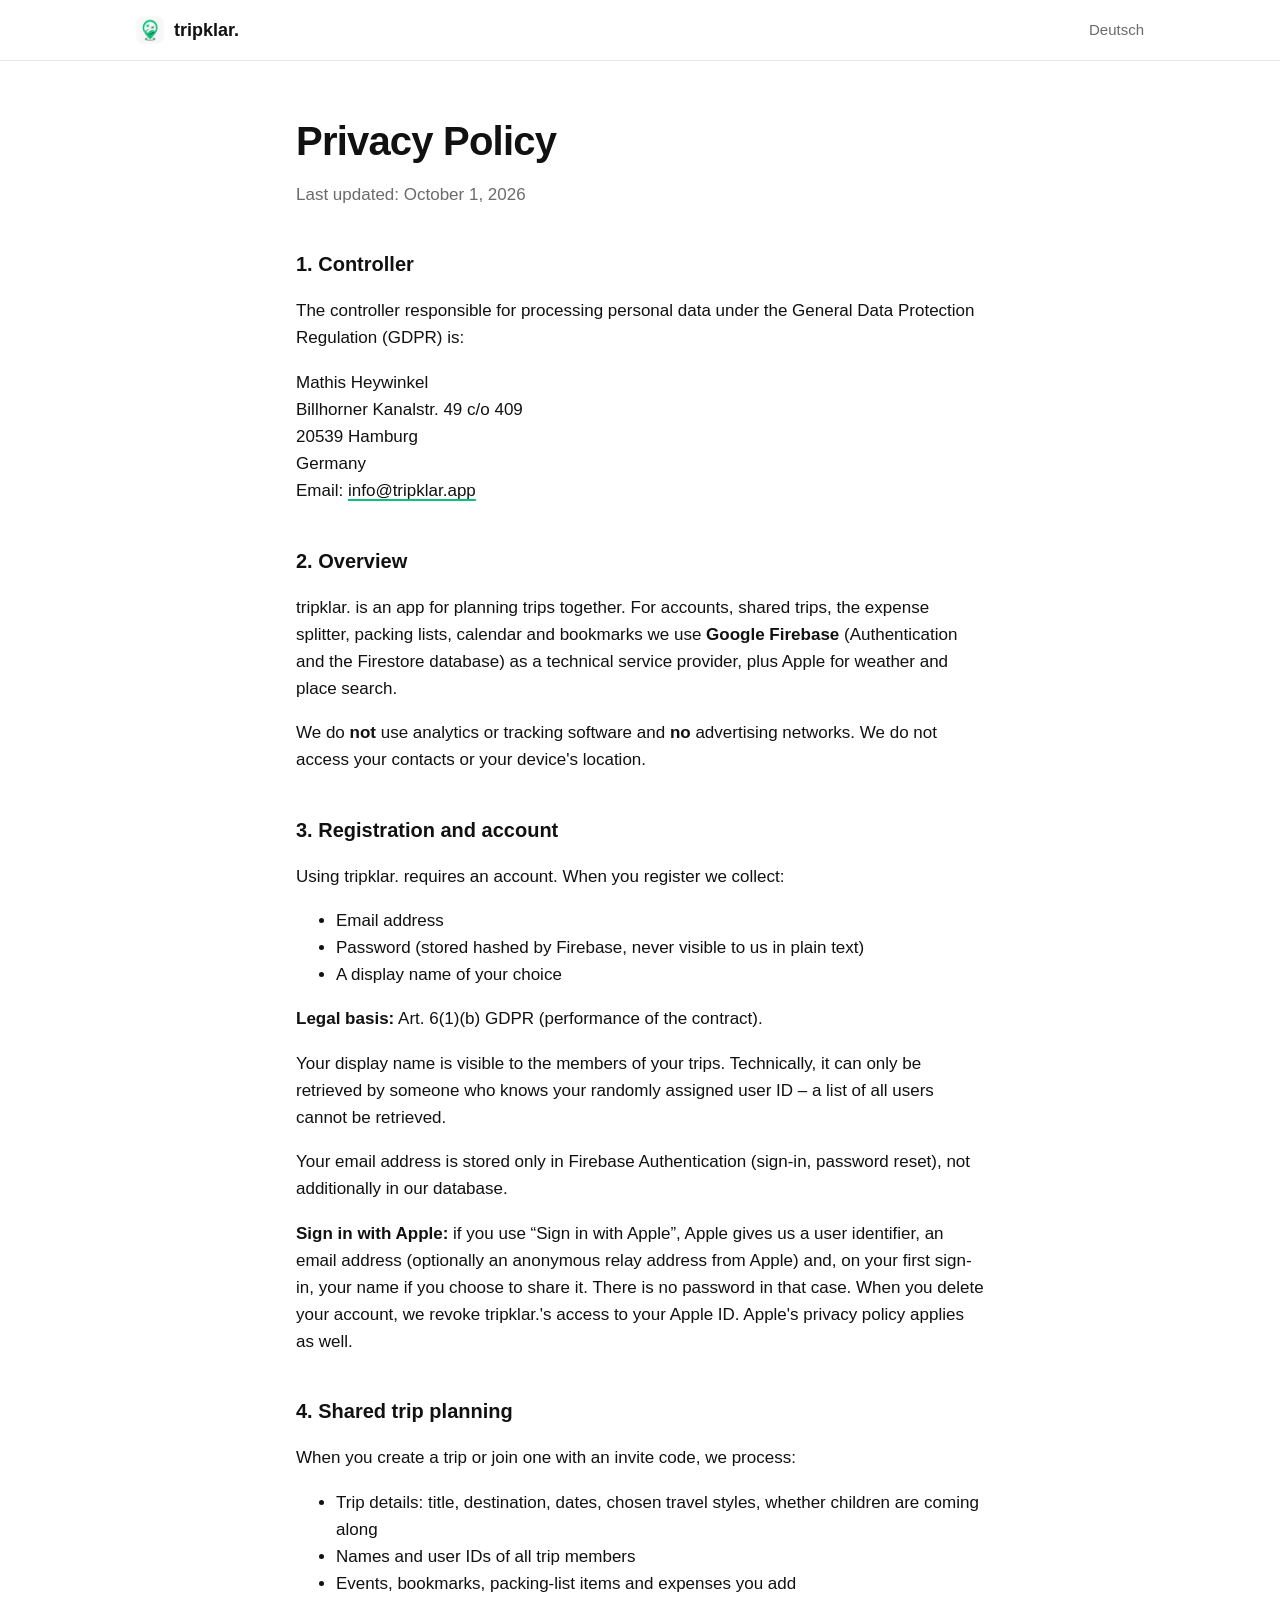
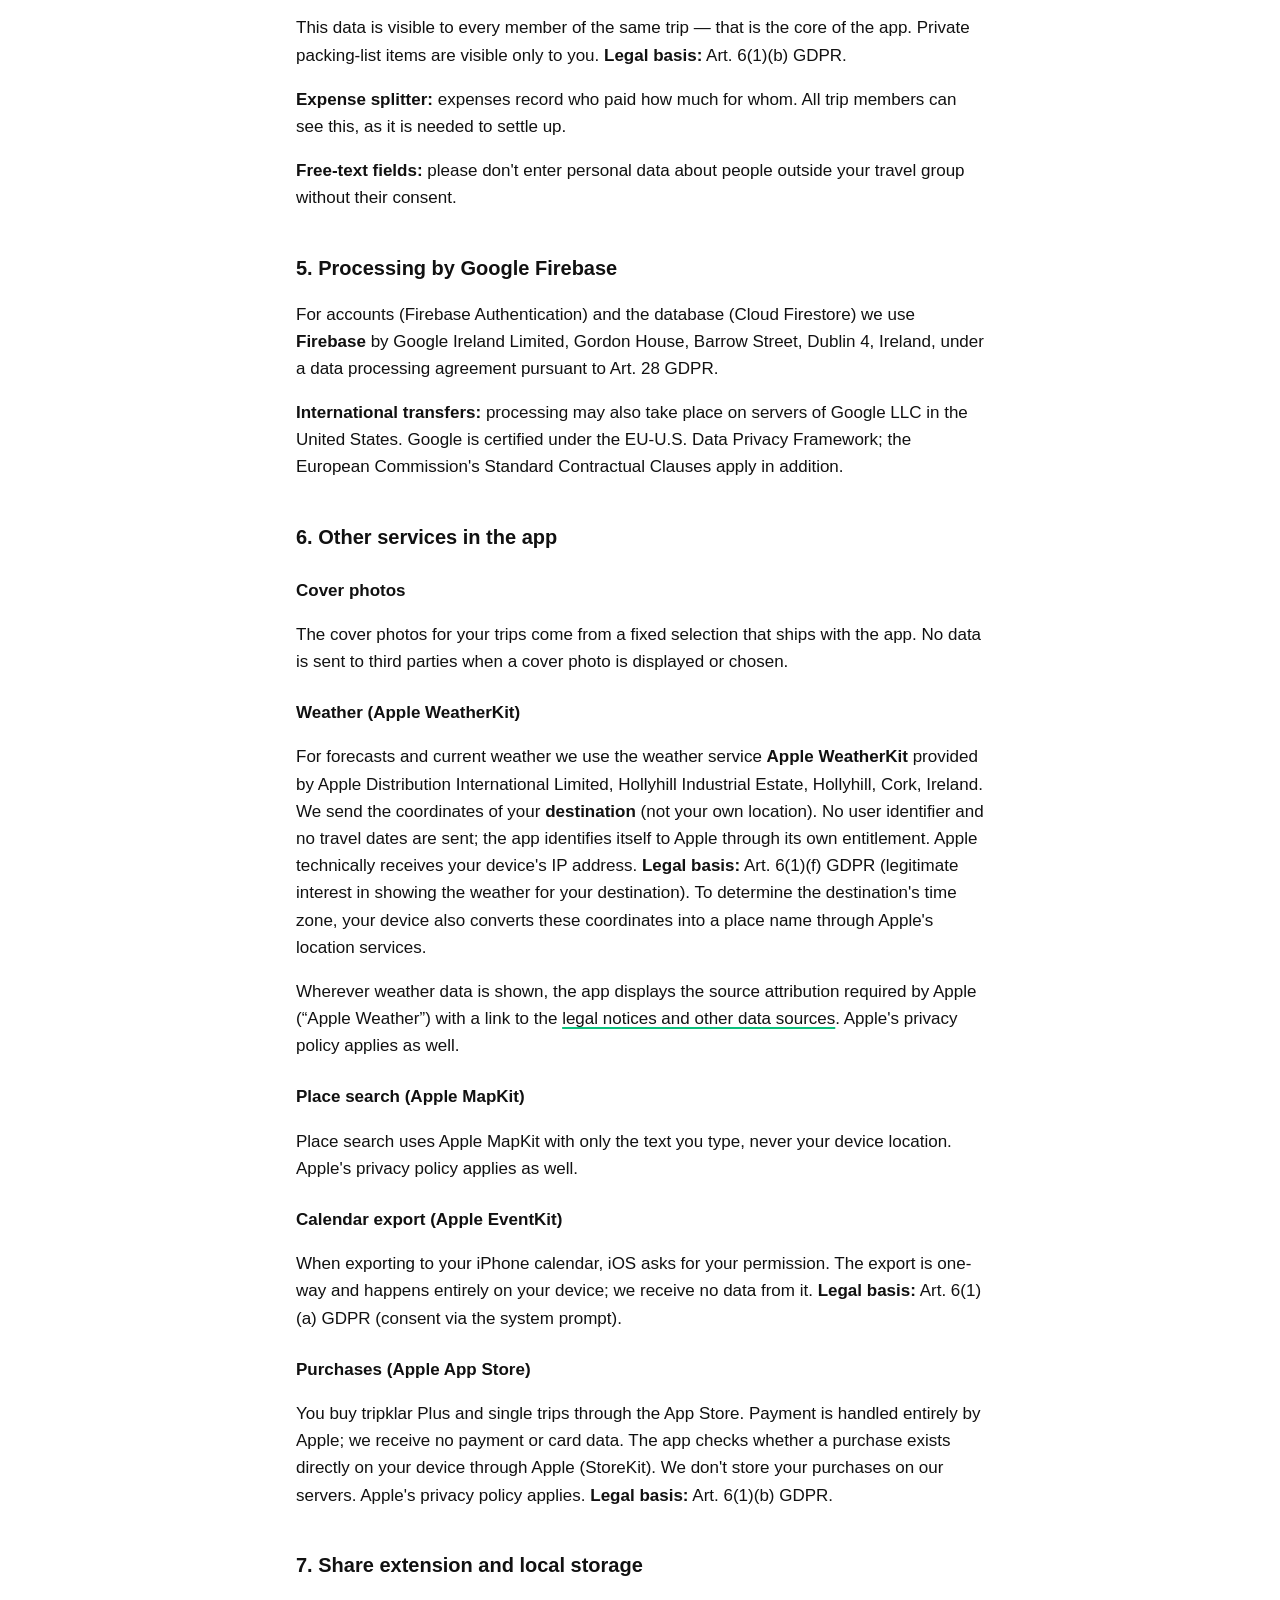
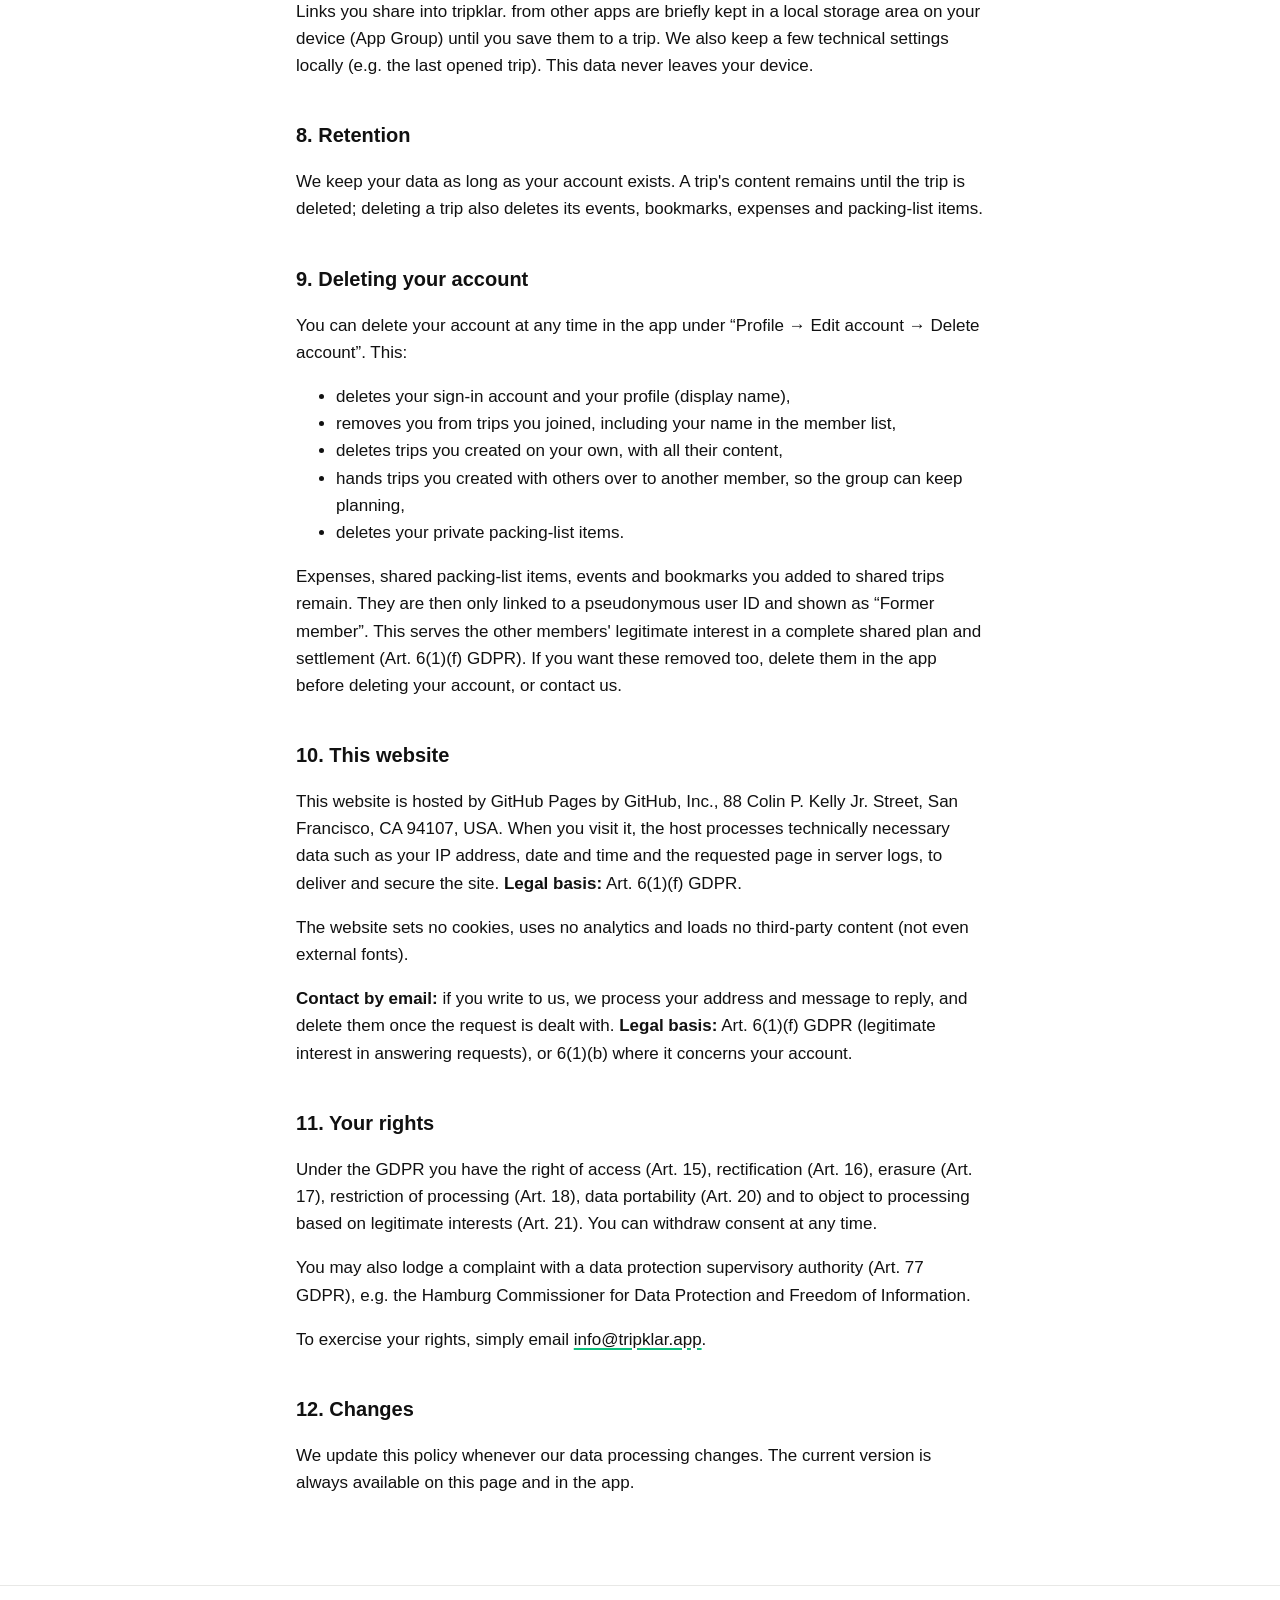
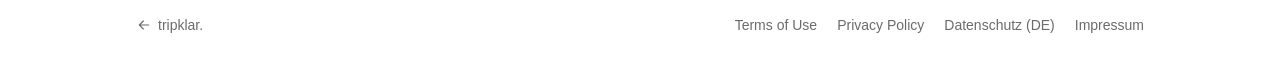
<file: privacy.html>
<!doctype html>
<html lang="en">
<head>
  <meta charset="utf-8">
  <meta name="viewport" content="width=device-width, initial-scale=1">
  <title>Privacy Policy – tripklar.</title>
  <meta name="theme-color" content="#FFFFFF">
  <link rel="icon" type="image/png" href="assets/favicon.png">
  <link rel="apple-touch-icon" href="assets/apple-touch-icon.png">
  <link rel="stylesheet" href="style.css">
</head>
<body>

<!--
  DRAFT, NOT LEGAL ADVICE. Translation of datenschutz.html — keep both in sync.
  The German version is the controlling one. Replace all highlighted placeholders.
-->

<header class="site-header">
  <div class="wrap">
    <a class="brand" href="./"><img src="assets/logo.png" alt="">tripklar.</a>
    <nav><a href="datenschutz.html">Deutsch</a></nav>
  </div>
</header>

<main class="legal">
  <div class="wrap narrow">
    <h1>Privacy Policy</h1>
    <p class="updated">Last updated: October 1, 2026</p>

    <h2>1. Controller</h2>
    <p>The controller responsible for processing personal data under the General Data Protection Regulation (GDPR) is:</p>
    <address>
      Mathis Heywinkel<br>
      Billhorner Kanalstr. 49 c/o 409<br>
      20539 Hamburg<br>
      Germany<br>
      Email: <a href="mailto:info@tripklar.app">info@tripklar.app</a>
    </address>

    <h2>2. Overview</h2>
    <p>tripklar. is an app for planning trips together. For accounts, shared trips, the expense splitter, packing lists, calendar and bookmarks we use <strong>Google Firebase</strong> (Authentication and the Firestore database) as a technical service provider, plus Apple for weather and place search.</p>
    <p>We do <strong>not</strong> use analytics or tracking software and <strong>no</strong> advertising networks. We do not access your contacts or your device's location.</p>

    <h2>3. Registration and account</h2>
    <p>Using tripklar. requires an account. When you register we collect:</p>
    <ul>
      <li>Email address</li>
      <li>Password (stored hashed by Firebase, never visible to us in plain text)</li>
      <li>A display name of your choice</li>
    </ul>
    <p><strong>Legal basis:</strong> Art. 6(1)(b) GDPR (performance of the contract).</p>
    <p>Your display name is visible to the members of your trips. Technically, it can only be retrieved by someone who knows your randomly assigned user ID – a list of all users cannot be retrieved.</p>
    <p>Your email address is stored only in Firebase Authentication (sign-in, password reset), not additionally in our database.</p>
    <p><strong>Sign in with Apple:</strong> if you use “Sign in with Apple”, Apple gives us a user identifier, an email address (optionally an anonymous relay address from Apple) and, on your first sign-in, your name if you choose to share it. There is no password in that case. When you delete your account, we revoke tripklar.'s access to your Apple ID. Apple's privacy policy applies as well.</p>

    <h2>4. Shared trip planning</h2>
    <p>When you create a trip or join one with an invite code, we process:</p>
    <ul>
      <li>Trip details: title, destination, dates, chosen travel styles, whether children are coming along</li>
      <li>Names and user IDs of all trip members</li>
      <li>Events, bookmarks, packing-list items and expenses you add</li>
    </ul>
    <p>This data is visible to every member of the same trip — that is the core of the app. Private packing-list items are visible only to you. <strong>Legal basis:</strong> Art. 6(1)(b) GDPR.</p>
    <p><strong>Expense splitter:</strong> expenses record who paid how much for whom. All trip members can see this, as it is needed to settle up.</p>
    <p><strong>Free-text fields:</strong> please don't enter personal data about people outside your travel group without their consent.</p>

    <h2>5. Processing by Google Firebase</h2>
    <p>For accounts (Firebase Authentication) and the database (Cloud Firestore) we use <strong>Firebase</strong> by Google Ireland Limited, Gordon House, Barrow Street, Dublin 4, Ireland, under a data processing agreement pursuant to Art. 28 GDPR.</p>
    <p><strong>International transfers:</strong> processing may also take place on servers of Google LLC in the United States. Google is certified under the EU-U.S. Data Privacy Framework; the European Commission's Standard Contractual Clauses apply in addition.</p>

    <h2>6. Other services in the app</h2>
    <h3>Cover photos</h3>
    <p>The cover photos for your trips come from a fixed selection that ships with the app. No data is sent to third parties when a cover photo is displayed or chosen.</p>
    <h3>Weather (Apple WeatherKit)</h3>
    <p>For forecasts and current weather we use the weather service <strong>Apple WeatherKit</strong> provided by Apple Distribution International Limited, Hollyhill Industrial Estate, Hollyhill, Cork, Ireland. We send the coordinates of your <strong>destination</strong> (not your own location). No user identifier and no travel dates are sent; the app identifies itself to Apple through its own entitlement. Apple technically receives your device's IP address. <strong>Legal basis:</strong> Art. 6(1)(f) GDPR (legitimate interest in showing the weather for your destination). To determine the destination's time zone, your device also converts these coordinates into a place name through Apple's location services.</p>
    <p>Wherever weather data is shown, the app displays the source attribution required by Apple (“Apple Weather”) with a link to the <a href="https://weatherkit.apple.com/legal-attribution.html">legal notices and other data sources</a>. Apple's privacy policy applies as well.</p>
    <h3>Place search (Apple MapKit)</h3>
    <p>Place search uses Apple MapKit with only the text you type, never your device location. Apple's privacy policy applies as well.</p>
    <h3>Calendar export (Apple EventKit)</h3>
    <p>When exporting to your iPhone calendar, iOS asks for your permission. The export is one-way and happens entirely on your device; we receive no data from it. <strong>Legal basis:</strong> Art. 6(1)(a) GDPR (consent via the system prompt).</p>

    <h3>Purchases (Apple App Store)</h3>
    <p>You buy tripklar Plus and single trips through the App Store. Payment is handled entirely by Apple; we receive no payment or card data. The app checks whether a purchase exists directly on your device through Apple (StoreKit). We don't store your purchases on our servers. Apple's privacy policy applies. <strong>Legal basis:</strong> Art. 6(1)(b) GDPR.</p>

    <h2>7. Share extension and local storage</h2>
    <p>Links you share into tripklar. from other apps are briefly kept in a local storage area on your device (App Group) until you save them to a trip. We also keep a few technical settings locally (e.g. the last opened trip). This data never leaves your device.</p>

    <h2>8. Retention</h2>
    <p>We keep your data as long as your account exists. A trip's content remains until the trip is deleted; deleting a trip also deletes its events, bookmarks, expenses and packing-list items.</p>

    <h2>9. Deleting your account</h2>
    <p>You can delete your account at any time in the app under “Profile → Edit account → Delete account”. This:</p>
    <ul>
      <li>deletes your sign-in account and your profile (display name),</li>
      <li>removes you from trips you joined, including your name in the member list,</li>
      <li>deletes trips you created on your own, with all their content,</li>
      <li>hands trips you created with others over to another member, so the group can keep planning,</li>
      <li>deletes your private packing-list items.</li>
    </ul>
    <p>Expenses, shared packing-list items, events and bookmarks you added to shared trips remain. They are then only linked to a pseudonymous user ID and shown as “Former member”. This serves the other members' legitimate interest in a complete shared plan and settlement (Art. 6(1)(f) GDPR). If you want these removed too, delete them in the app before deleting your account, or contact us.</p>

    <h2>10. This website</h2>
    <p>This website is hosted by GitHub Pages by GitHub, Inc., 88 Colin P. Kelly Jr. Street, San Francisco, CA 94107, USA. When you visit it, the host processes technically necessary data such as your IP address, date and time and the requested page in server logs, to deliver and secure the site. <strong>Legal basis:</strong> Art. 6(1)(f) GDPR.</p>
    <p>The website sets no cookies, uses no analytics and loads no third-party content (not even external fonts).</p>
    <p><strong>Contact by email:</strong> if you write to us, we process your address and message to reply, and delete them once the request is dealt with. <strong>Legal basis:</strong> Art. 6(1)(f) GDPR (legitimate interest in answering requests), or 6(1)(b) where it concerns your account.</p>

    <h2>11. Your rights</h2>
    <p>Under the GDPR you have the right of access (Art. 15), rectification (Art. 16), erasure (Art. 17), restriction of processing (Art. 18), data portability (Art. 20) and to object to processing based on legitimate interests (Art. 21). You can withdraw consent at any time.</p>
    <p>You may also lodge a complaint with a data protection supervisory authority (Art. 77 GDPR), e.g. the Hamburg Commissioner for Data Protection and Freedom of Information.</p>
    <p>To exercise your rights, simply email <a href="mailto:info@tripklar.app">info@tripklar.app</a>.</p>

    <h2>12. Changes</h2>
    <p>We update this policy whenever our data processing changes. The current version is always available on this page and in the app.</p>
  </div>
</main>

<footer class="site-footer">
  <div class="wrap">
    <a class="back" href="./"><svg class="i" viewBox="0 0 24 24" aria-hidden="true"><path d="M19 12H5M11 6l-6 6 6 6"/></svg>tripklar.</a>
    <nav>
      <a href="terms.html">Terms of Use</a>
      <a href="privacy.html">Privacy Policy</a>
      <a href="datenschutz.html">Datenschutz (DE)</a>
      <a href="impressum.html">Impressum</a>
    </nav>
  </div>
</footer>

</body>
</html>
</file>
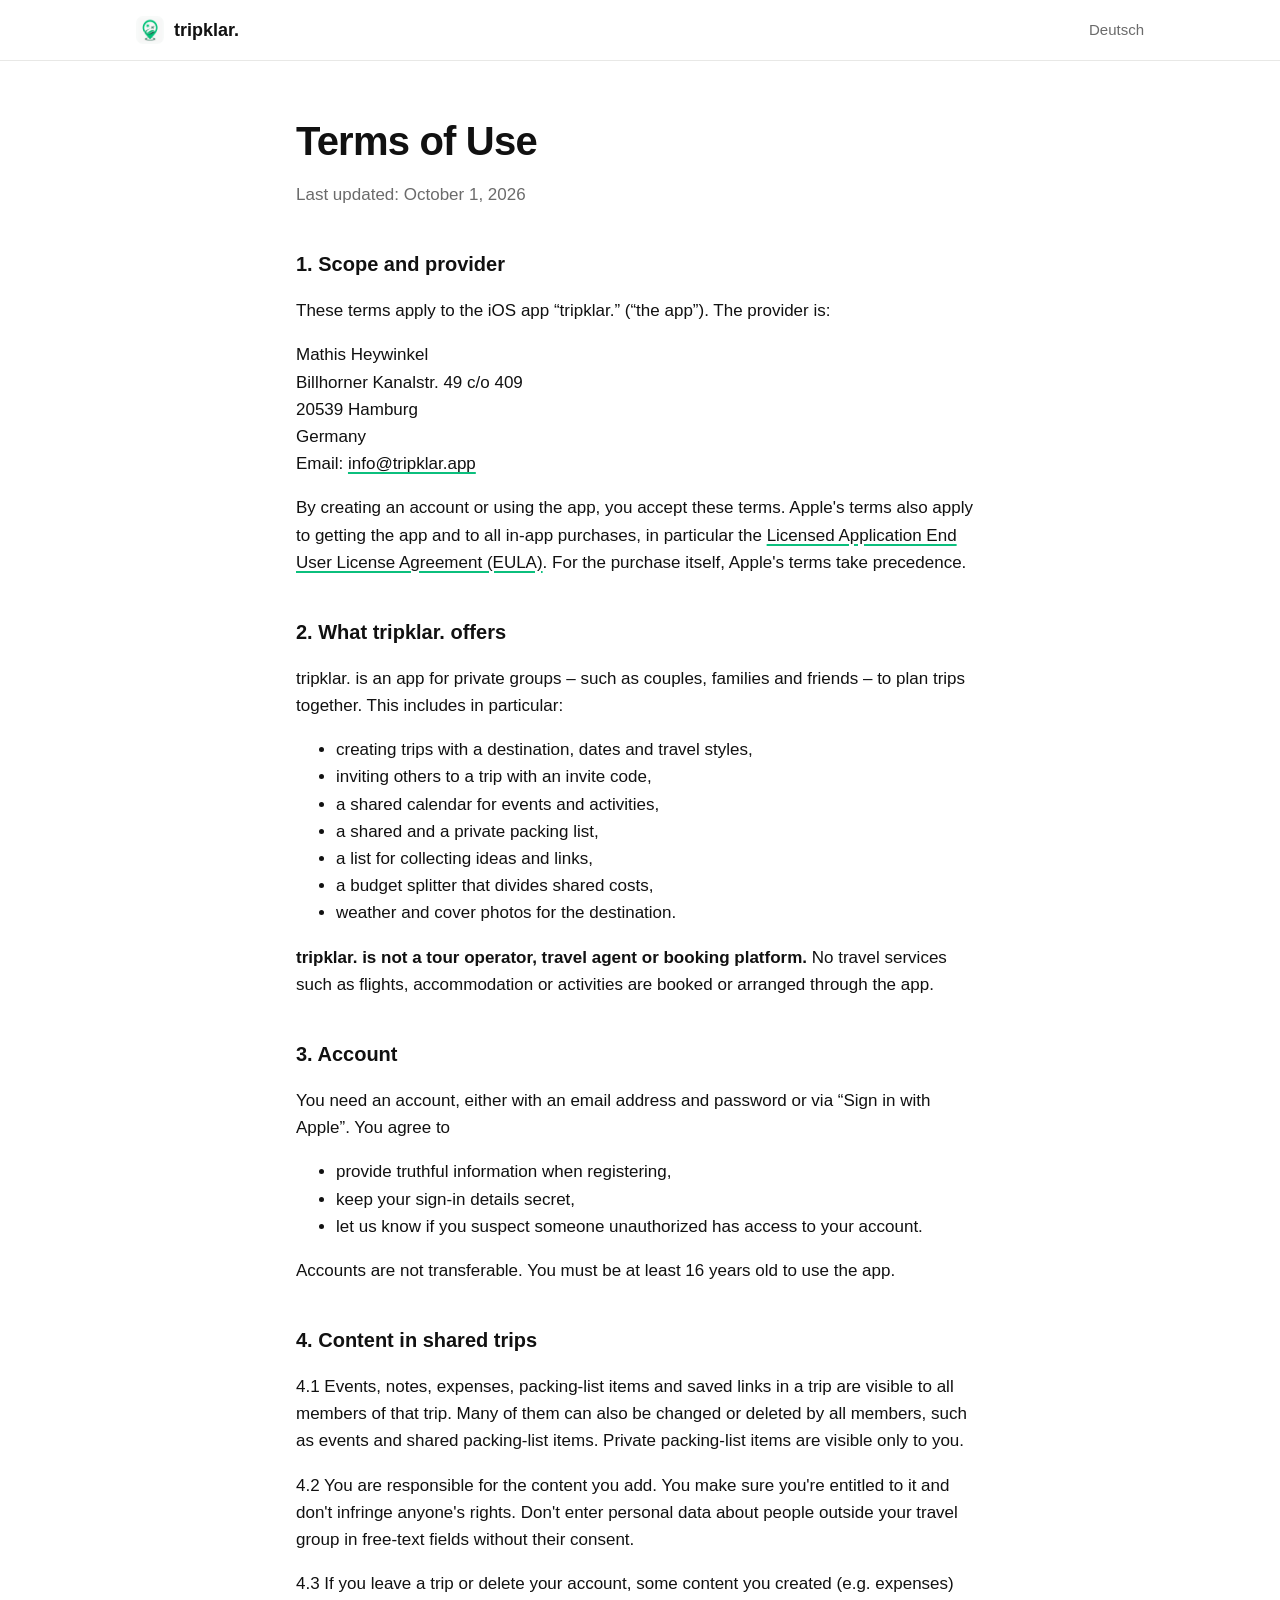
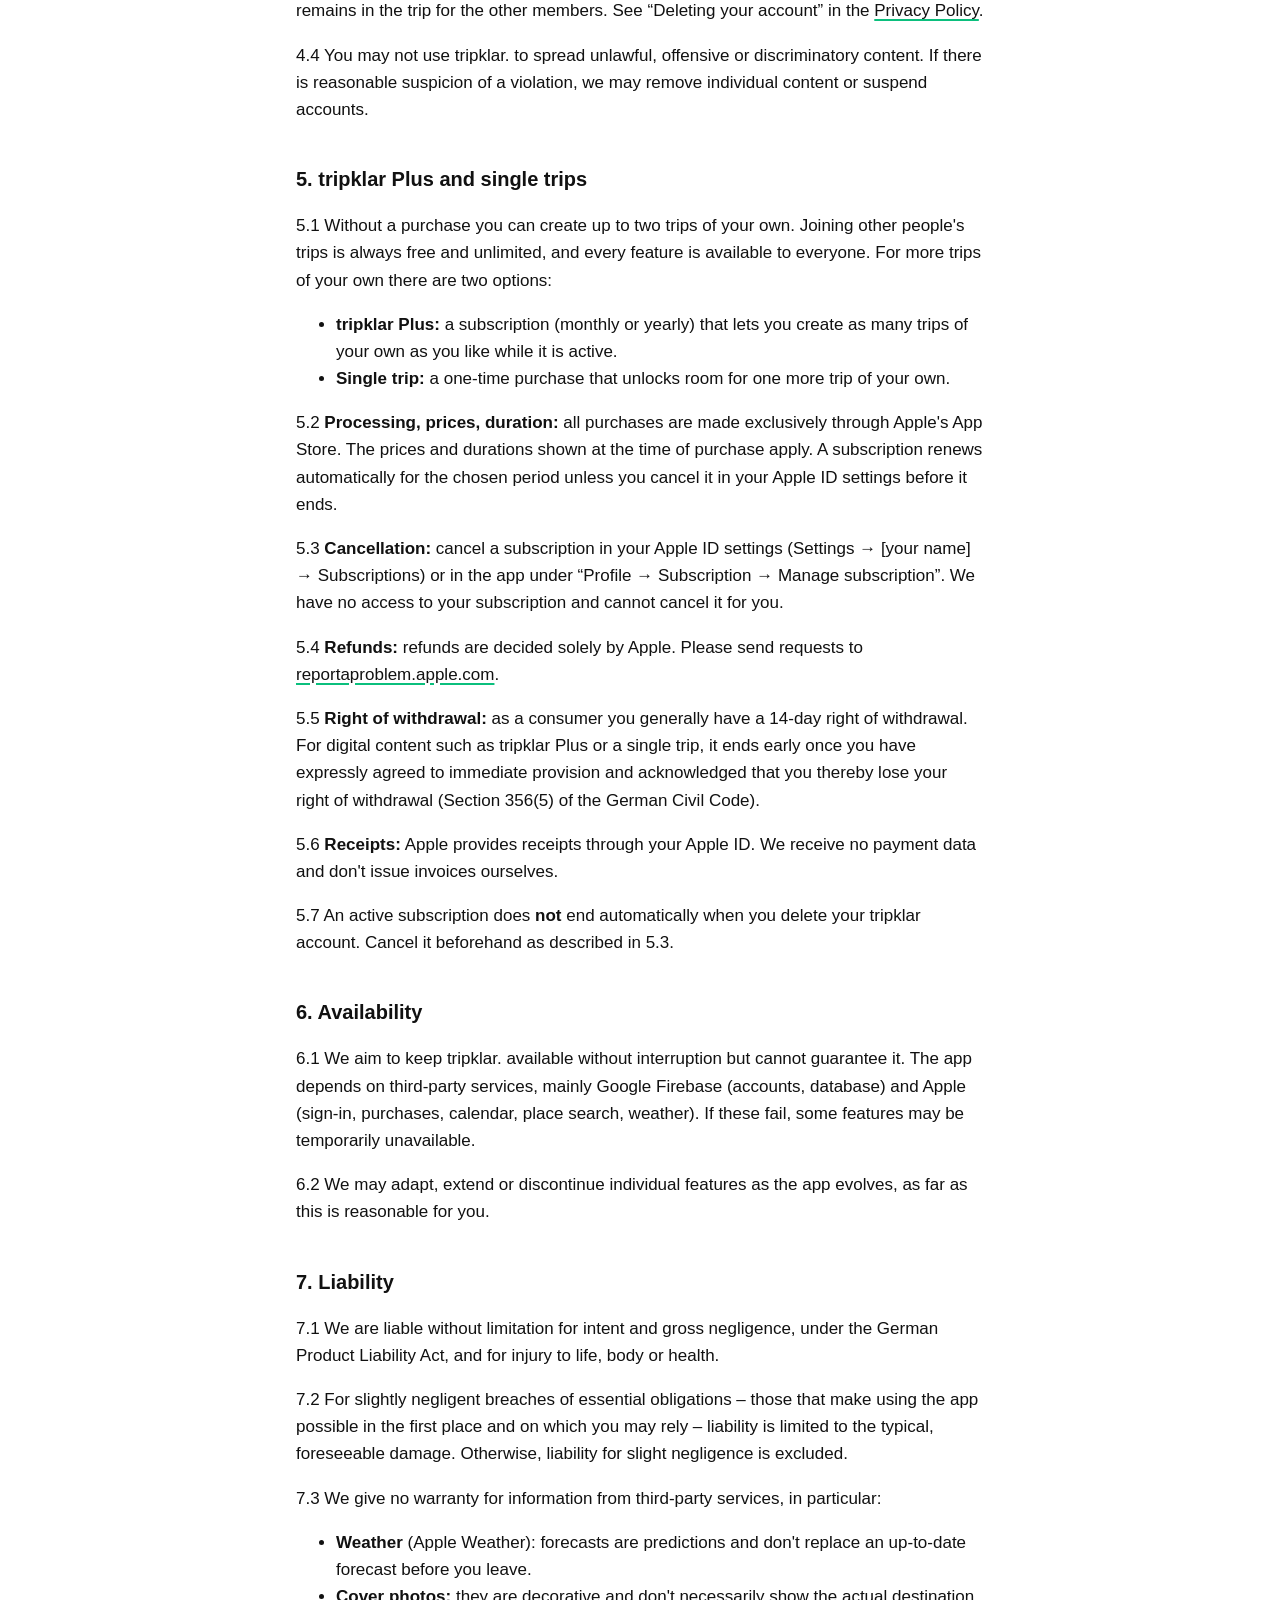
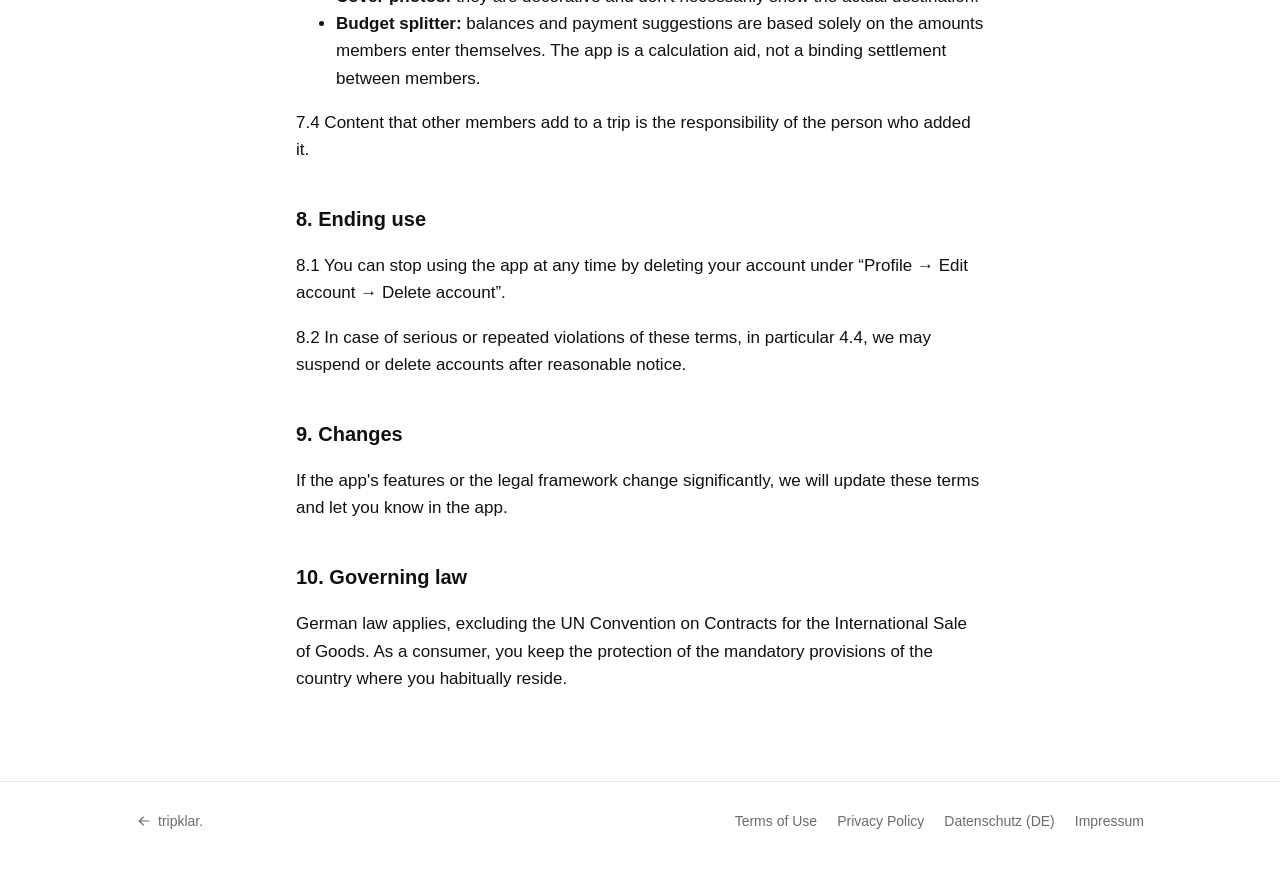
<file: terms.html>
<!doctype html>
<html lang="en">
<head>
  <meta charset="utf-8">
  <meta name="viewport" content="width=device-width, initial-scale=1">
  <title>Terms of Use – tripklar.</title>
  <meta name="theme-color" content="#FFFFFF">
  <link rel="icon" type="image/png" href="assets/favicon.png">
  <link rel="apple-touch-icon" href="assets/apple-touch-icon.png">
  <link rel="stylesheet" href="style.css">
</head>
<body>

<!--
  DRAFT, NOT LEGAL ADVICE. Translation of nutzungsbedingungen.html — keep both in sync.
  The German version is the controlling one. Replace all highlighted placeholders.
-->

<header class="site-header">
  <div class="wrap">
    <a class="brand" href="./"><img src="assets/logo.png" alt="">tripklar.</a>
    <nav><a href="nutzungsbedingungen.html">Deutsch</a></nav>
  </div>
</header>

<main class="legal">
  <div class="wrap narrow">
    <h1>Terms of Use</h1>
    <p class="updated">Last updated: October 1, 2026</p>

    <h2>1. Scope and provider</h2>
    <p>These terms apply to the iOS app “tripklar.” (“the app”). The provider is:</p>
    <address>
      Mathis Heywinkel<br>
      Billhorner Kanalstr. 49 c/o 409<br>
      20539 Hamburg<br>
      Germany<br>
      Email: <a href="mailto:info@tripklar.app">info@tripklar.app</a>
    </address>
    <p>By creating an account or using the app, you accept these terms. Apple's terms also apply to getting the app and to all in-app purchases, in particular the <a href="https://www.apple.com/legal/internet-services/itunes/dev/stdeula/">Licensed Application End User License Agreement (EULA)</a>. For the purchase itself, Apple's terms take precedence.</p>

    <h2>2. What tripklar. offers</h2>
    <p>tripklar. is an app for private groups – such as couples, families and friends – to plan trips together. This includes in particular:</p>
    <ul>
      <li>creating trips with a destination, dates and travel styles,</li>
      <li>inviting others to a trip with an invite code,</li>
      <li>a shared calendar for events and activities,</li>
      <li>a shared and a private packing list,</li>
      <li>a list for collecting ideas and links,</li>
      <li>a budget splitter that divides shared costs,</li>
      <li>weather and cover photos for the destination.</li>
    </ul>
    <p><strong>tripklar. is not a tour operator, travel agent or booking platform.</strong> No travel services such as flights, accommodation or activities are booked or arranged through the app.</p>

    <h2>3. Account</h2>
    <p>You need an account, either with an email address and password or via “Sign in with Apple”. You agree to</p>
    <ul>
      <li>provide truthful information when registering,</li>
      <li>keep your sign-in details secret,</li>
      <li>let us know if you suspect someone unauthorized has access to your account.</li>
    </ul>
    <p>Accounts are not transferable. You must be at least 16 years old to use the app.</p>

    <h2>4. Content in shared trips</h2>
    <p>4.1 Events, notes, expenses, packing-list items and saved links in a trip are visible to all members of that trip. Many of them can also be changed or deleted by all members, such as events and shared packing-list items. Private packing-list items are visible only to you.</p>
    <p>4.2 You are responsible for the content you add. You make sure you're entitled to it and don't infringe anyone's rights. Don't enter personal data about people outside your travel group in free-text fields without their consent.</p>
    <p>4.3 If you leave a trip or delete your account, some content you created (e.g. expenses) remains in the trip for the other members. See “Deleting your account” in the <a href="privacy.html">Privacy Policy</a>.</p>
    <p>4.4 You may not use tripklar. to spread unlawful, offensive or discriminatory content. If there is reasonable suspicion of a violation, we may remove individual content or suspend accounts.</p>

    <h2>5. tripklar Plus and single trips</h2>
    <p>5.1 Without a purchase you can create up to two trips of your own. Joining other people's trips is always free and unlimited, and every feature is available to everyone. For more trips of your own there are two options:</p>
    <ul>
      <li><strong>tripklar Plus:</strong> a subscription (monthly or yearly) that lets you create as many trips of your own as you like while it is active.</li>
      <li><strong>Single trip:</strong> a one-time purchase that unlocks room for one more trip of your own.</li>
    </ul>
    <p>5.2 <strong>Processing, prices, duration:</strong> all purchases are made exclusively through Apple's App Store. The prices and durations shown at the time of purchase apply. A subscription renews automatically for the chosen period unless you cancel it in your Apple ID settings before it ends.</p>
    <p>5.3 <strong>Cancellation:</strong> cancel a subscription in your Apple ID settings (Settings → [your name] → Subscriptions) or in the app under “Profile → Subscription → Manage subscription”. We have no access to your subscription and cannot cancel it for you.</p>
    <p>5.4 <strong>Refunds:</strong> refunds are decided solely by Apple. Please send requests to <a href="https://reportaproblem.apple.com">reportaproblem.apple.com</a>.</p>
    <p>5.5 <strong>Right of withdrawal:</strong> as a consumer you generally have a 14-day right of withdrawal. For digital content such as tripklar Plus or a single trip, it ends early once you have expressly agreed to immediate provision and acknowledged that you thereby lose your right of withdrawal (Section 356(5) of the German Civil Code).</p>
    <p>5.6 <strong>Receipts:</strong> Apple provides receipts through your Apple ID. We receive no payment data and don't issue invoices ourselves.</p>
    <p>5.7 An active subscription does <strong>not</strong> end automatically when you delete your tripklar account. Cancel it beforehand as described in 5.3.</p>

    <h2>6. Availability</h2>
    <p>6.1 We aim to keep tripklar. available without interruption but cannot guarantee it. The app depends on third-party services, mainly Google Firebase (accounts, database) and Apple (sign-in, purchases, calendar, place search, weather). If these fail, some features may be temporarily unavailable.</p>
    <p>6.2 We may adapt, extend or discontinue individual features as the app evolves, as far as this is reasonable for you.</p>

    <h2>7. Liability</h2>
    <p>7.1 We are liable without limitation for intent and gross negligence, under the German Product Liability Act, and for injury to life, body or health.</p>
    <p>7.2 For slightly negligent breaches of essential obligations – those that make using the app possible in the first place and on which you may rely – liability is limited to the typical, foreseeable damage. Otherwise, liability for slight negligence is excluded.</p>
    <p>7.3 We give no warranty for information from third-party services, in particular:</p>
    <ul>
      <li><strong>Weather</strong> (Apple Weather): forecasts are predictions and don't replace an up-to-date forecast before you leave.</li>
      <li><strong>Cover photos:</strong> they are decorative and don't necessarily show the actual destination.</li>
      <li><strong>Budget splitter:</strong> balances and payment suggestions are based solely on the amounts members enter themselves. The app is a calculation aid, not a binding settlement between members.</li>
    </ul>
    <p>7.4 Content that other members add to a trip is the responsibility of the person who added it.</p>

    <h2>8. Ending use</h2>
    <p>8.1 You can stop using the app at any time by deleting your account under “Profile → Edit account → Delete account”.</p>
    <p>8.2 In case of serious or repeated violations of these terms, in particular 4.4, we may suspend or delete accounts after reasonable notice.</p>

    <h2>9. Changes</h2>
    <p>If the app's features or the legal framework change significantly, we will update these terms and let you know in the app.</p>

    <h2>10. Governing law</h2>
    <p>German law applies, excluding the UN Convention on Contracts for the International Sale of Goods. As a consumer, you keep the protection of the mandatory provisions of the country where you habitually reside.</p>
  </div>
</main>

<footer class="site-footer">
  <div class="wrap">
    <a class="back" href="./"><svg class="i" viewBox="0 0 24 24" aria-hidden="true"><path d="M19 12H5M11 6l-6 6 6 6"/></svg>tripklar.</a>
    <nav>
      <a href="terms.html">Terms of Use</a>
      <a href="privacy.html">Privacy Policy</a>
      <a href="datenschutz.html">Datenschutz (DE)</a>
      <a href="impressum.html">Impressum</a>
    </nav>
  </div>
</footer>

</body>
</html>
</file>
<file: style.css>
/* tripklar. website — light only, colours from AppTheme.swift.
   System fonts only: no external requests, so the site needs no cookie
   banner and the privacy policy only has to cover the hosting itself. */

:root {
  color-scheme: light;
  /* The one green, plus one flat tint of it — no other greens, no gradients. */
  --primary: #0BBF7D;
  --tint: rgba(11, 191, 125, 0.10);
  --bg: #FFFFFF;
  --subtle: #F7F7F6;
  --text: #111111;
  --grey: #6B6B6B;
  --line: #E8E8E6;
}

* { box-sizing: border-box; }

html { -webkit-text-size-adjust: 100%; scroll-behavior: smooth; }

body {
  margin: 0;
  background: var(--bg);
  color: var(--text);
  font-family: -apple-system, BlinkMacSystemFont, "SF Pro Text", "Segoe UI", Roboto, Helvetica, Arial, sans-serif;
  font-size: 17px;
  line-height: 1.6;
}

a { color: var(--text); text-decoration-color: var(--primary); text-decoration-thickness: 1.5px; text-underline-offset: 3px; }

/* Line icons (24×24 grid), coloured via currentColor. */
svg.i {
  width: 20px; height: 20px; flex: none;
  fill: none; stroke: currentColor; stroke-width: 1.75;
  stroke-linecap: round; stroke-linejoin: round;
}

.wrap { max-width: 1040px; margin: 0 auto; padding: 0 16px; }
.narrow { max-width: 720px; }

/* ---------- Header ---------- */

.site-header {
  position: sticky; top: 0; z-index: 10;
  background: rgba(255, 255, 255, 0.92);
  backdrop-filter: blur(12px);
  -webkit-backdrop-filter: blur(12px);
  border-bottom: 1px solid var(--line);
}
.site-header .wrap { display: flex; align-items: center; justify-content: space-between; height: 60px; }
.brand { display: flex; align-items: center; gap: 10px; color: var(--text); text-decoration: none; font-weight: 600; font-size: 18px; }
.brand img { width: 28px; height: 28px; border-radius: 7px; }
.site-header nav { display: flex; gap: 24px; }
.site-header nav a { color: var(--grey); text-decoration: none; font-size: 15px; }
.site-header nav a:hover { color: var(--text); }
@media (max-width: 560px) { .site-header nav .optional { display: none; } }

/* ---------- Buttons ---------- */

.btn {
  display: inline-flex; align-items: center; justify-content: center; gap: 8px;
  padding: 12px 20px; border-radius: 10px;
  font-weight: 500; font-size: 16px; text-decoration: none;
  transition: opacity .15s ease, border-color .15s ease;
}
.btn-primary { background: var(--primary); color: #fff; }
.btn-primary:hover { opacity: .88; }
.btn-ghost { color: var(--text); border: 1.5px solid #BDBDB9; }
.btn-ghost:hover { border-color: var(--text); }

/* ---------- Hero ---------- */

.hero { padding: 88px 0 72px; }
.hero .wrap { display: grid; grid-template-columns: 1.1fr 0.9fr; gap: 56px; align-items: center; }
.eyebrow { display: block; color: var(--grey); font-size: 15px; }
.hero h1 { font-size: clamp(36px, 5.5vw, 54px); font-weight: 600; line-height: 1.1; letter-spacing: -0.025em; margin: 12px 0 20px; }
.hero h1 span, .accent { color: var(--primary); }
.hero p.lead { font-size: 19px; color: var(--grey); margin: 0 0 32px; max-width: 32em; }
.cta-row { display: flex; flex-wrap: wrap; gap: 12px; }

@media (max-width: 820px) {
  .hero { padding: 48px 0 40px; }
  .hero .wrap { grid-template-columns: 1fr; gap: 40px; }
}

/* The phone mockup stands freely on the page; its soft shadow is baked
   into the image and fades out before the image edge. */
.hero-mockup { display: flex; justify-content: center; }
.hero-mockup img { display: block; width: 100%; max-width: 300px; height: auto; }
@media (max-width: 820px) { .hero-mockup img { max-width: 230px; } }

/* ---------- Sections ---------- */

section { padding: 72px 0; border-top: 1px solid var(--line); }
section.hero { border-top: 0; }
.section-title { font-size: clamp(26px, 3.5vw, 34px); font-weight: 600; letter-spacing: -0.02em; line-height: 1.2; margin: 0 0 12px; }
.section-lead { color: var(--grey); margin: 0 0 48px; max-width: 36em; }

/* Feature bento: each tile shows a tiny piece of the app, built in HTML. */
.bento { display: grid; grid-template-columns: repeat(4, 1fr); gap: 16px; }
.tile { grid-column: span 1; display: flex; flex-direction: column; padding: 20px; background: var(--subtle); border-radius: 20px; }
.tile.wide { grid-column: span 2; }
@media (max-width: 900px) { .bento { grid-template-columns: repeat(2, 1fr); } }
@media (max-width: 560px) { .bento { grid-template-columns: 1fr; } .tile.wide { grid-column: span 1; } }
.tile h3 { margin: 0 0 4px; font-size: 17px; font-weight: 600; }
.tile p { margin: 0; color: var(--grey); font-size: 15px; }

.demo {
  flex: 1; min-height: 132px; margin-bottom: 20px; padding: 14px;
  background: var(--bg); border: 1px solid var(--line); border-radius: 14px;
  font-size: 14px;
}
.av {
  display: inline-grid; place-items: center; flex: none;
  width: 28px; height: 28px; border-radius: 50%;
  background: var(--c); color: #fff; font-size: 13px; font-weight: 600;
}

.settle { display: grid; gap: 8px; align-content: center; }
.settle .row { display: flex; align-items: center; gap: 8px; }
.settle .row .i { width: 16px; height: 16px; color: var(--grey); }
.settle .amt { margin-left: auto; font-weight: 600; font-variant-numeric: tabular-nums; }
.settle .done { color: var(--grey); font-size: 13px; padding-top: 8px; border-top: 1px solid var(--line); }
.settle .done .i { color: var(--primary); }

.invite { display: flex; flex-direction: column; align-items: center; justify-content: center; gap: 14px; }
.invite .avs { display: flex; }
.invite .av { margin-left: -6px; box-shadow: 0 0 0 2px var(--bg); }
.invite .av.add { background: var(--subtle); color: var(--grey); }
.invite code {
  padding: 6px 12px; border-radius: 8px; background: var(--tint);
  color: var(--text); font: 600 15px ui-monospace, SFMono-Regular, Menlo, monospace; letter-spacing: 0.08em;
}

.weather { display: flex; flex-direction: column; align-items: center; justify-content: center; gap: 2px; }
.weather .i { width: 32px; height: 32px; color: #F2B233; }
.weather .temp { font-size: 36px; font-weight: 600; line-height: 1.1; letter-spacing: -0.02em; }
.weather .place { color: var(--grey); font-size: 13px; }

.cal { display: grid; grid-template-columns: repeat(3, 1fr); gap: 8px; }
.cal .day { display: flex; flex-direction: column; gap: 6px; }
.cal b { font-size: 12px; font-weight: 600; color: var(--grey); }
.cal .ev {
  padding: 6px 8px; border-radius: 8px; border-left: 3px solid var(--primary);
  background: var(--tint); font-size: 12px; line-height: 1.3;
  overflow: hidden; text-overflow: ellipsis; white-space: nowrap;
}
.cal .ev.soft { background: var(--subtle); border-left-color: #BDBDB9; }

.pack { display: grid; gap: 10px; align-content: center; }
.pack div { display: flex; align-items: center; gap: 10px; }
.pack .on { color: var(--grey); text-decoration: line-through; }
.pack .on .i {
  width: 18px; height: 18px; padding: 2px; border-radius: 50%;
  background: var(--primary); color: #fff; stroke-width: 2.5;
}
.pack .box { width: 18px; height: 18px; border-radius: 50%; border: 1.5px solid #BDBDB9; }

.links { display: flex; flex-direction: column; justify-content: center; gap: 6px; }
.links span {
  padding: 6px 10px; border-radius: 8px; background: var(--subtle);
  color: var(--grey); font-size: 12px;
  overflow: hidden; text-overflow: ellipsis; white-space: nowrap;
}

.steps { display: grid; grid-template-columns: repeat(3, 1fr); gap: 32px; counter-reset: step; }
@media (max-width: 760px) { .steps { grid-template-columns: 1fr; gap: 24px; } }
.step { padding-top: 16px; border-top: 2px solid var(--primary); }
.step::before {
  counter-increment: step; content: "0" counter(step);
  display: block; margin-bottom: 8px;
  color: var(--primary); font-size: 14px; font-weight: 600; font-variant-numeric: tabular-nums;
}
.step h3 { margin: 0 0 4px; font-size: 17px; font-weight: 600; }
.step p { margin: 0; color: var(--grey); font-size: 15px; }

.cta-final { background: var(--subtle); text-align: center; }
.cta-final img { display: block; margin: 0 auto 24px; border-radius: 14px; }
.cta-final .section-lead { margin-left: auto; margin-right: auto; margin-bottom: 32px; }

/* ---------- Footer ---------- */

.site-footer { border-top: 1px solid var(--line); padding: 28px 0 40px; color: var(--grey); font-size: 14px; }
.site-footer .wrap { display: flex; flex-wrap: wrap; gap: 12px 24px; justify-content: space-between; align-items: center; }
.site-footer nav { display: flex; flex-wrap: wrap; gap: 8px 20px; }
.site-footer a { color: var(--grey); text-decoration: none; }
.site-footer a:hover { color: var(--text); }
.back { display: inline-flex; align-items: center; gap: 6px; }
.back .i { width: 16px; height: 16px; }

/* ---------- Legal pages ---------- */

.legal { padding: 48px 0 72px; }
.legal h1 { font-size: clamp(30px, 5vw, 40px); font-weight: 600; letter-spacing: -0.02em; margin: 0 0 8px; }
.legal h2 { font-size: 20px; font-weight: 600; margin: 40px 0 8px; }
.legal h3 { font-size: 17px; font-weight: 600; margin: 24px 0 4px; }
.legal p, .legal li { color: var(--text); }
.legal .updated { color: var(--grey); margin: 0 0 24px; }
.legal address { font-style: normal; }

/* Unfilled placeholders: impossible to overlook before publishing. */
</file>
